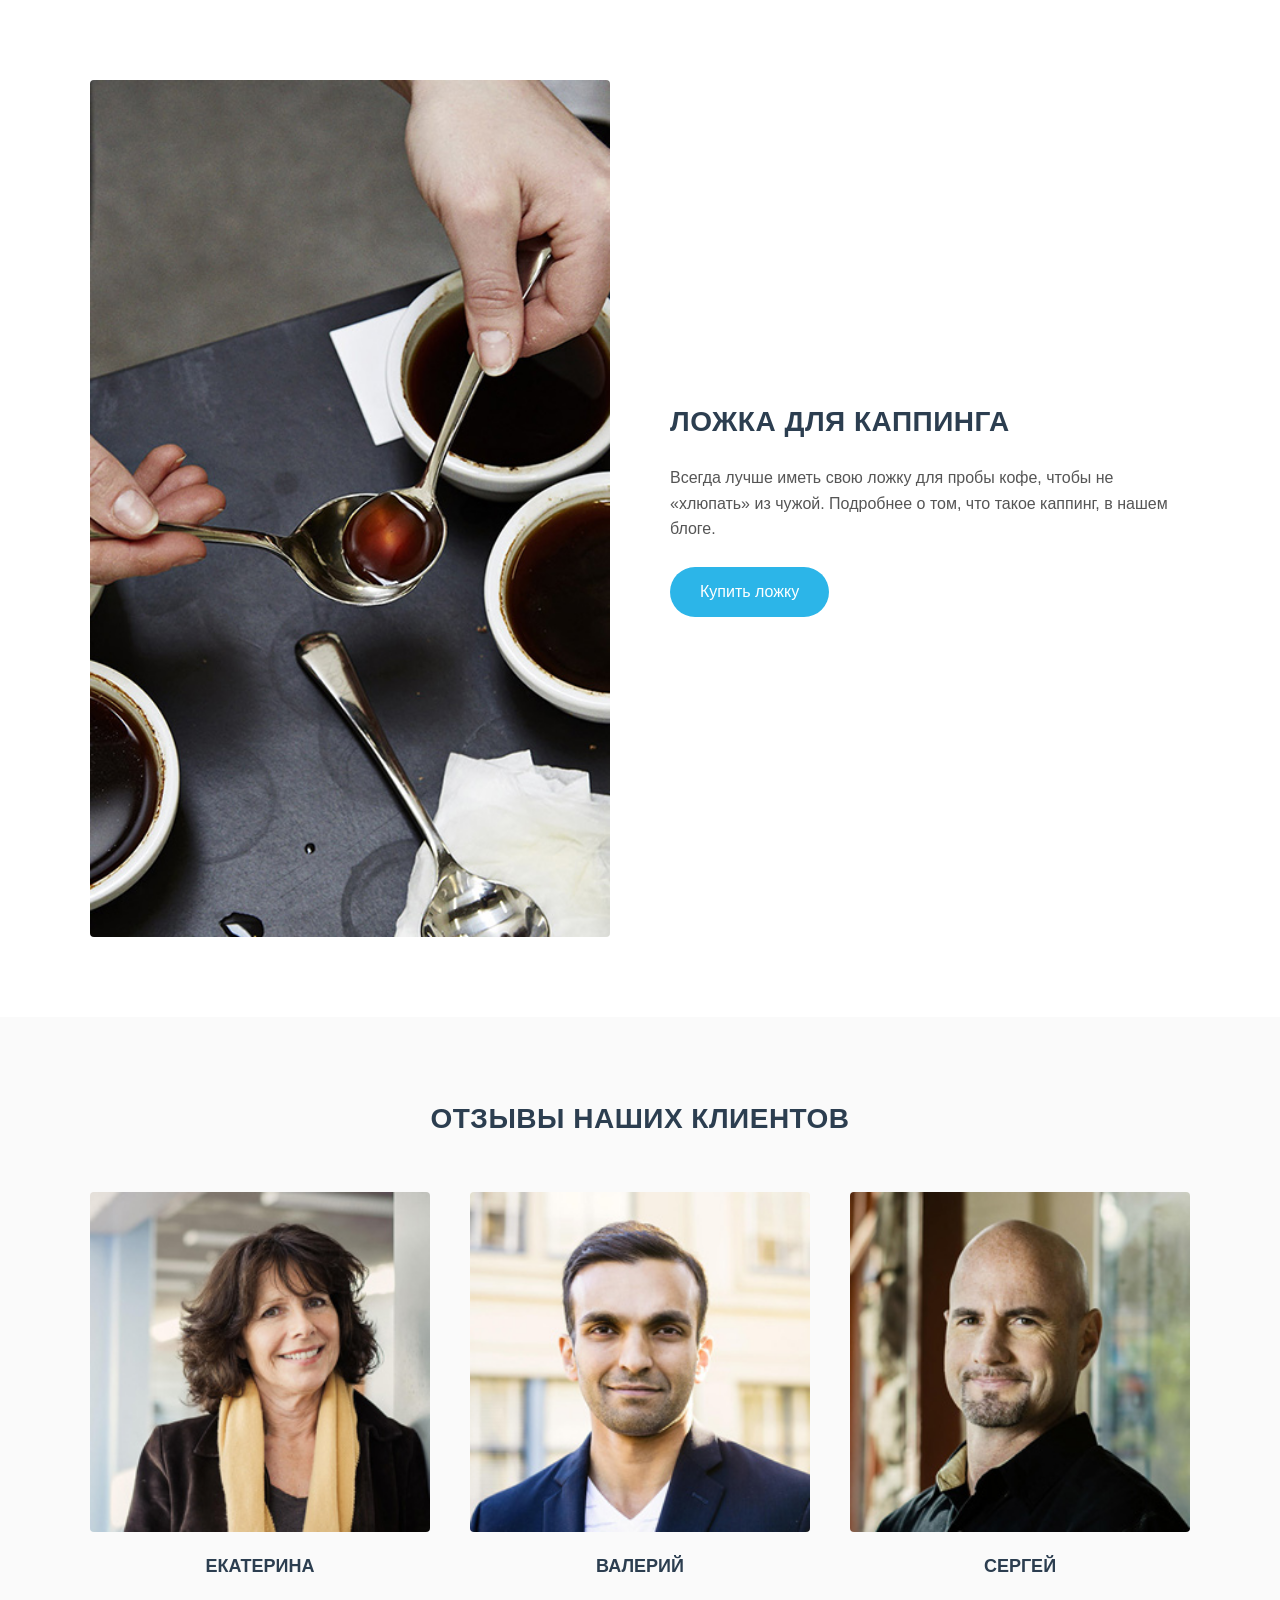
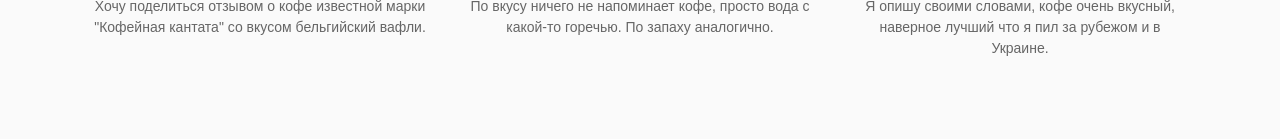
<file: Лаб12/index.html>
<!DOCTYPE html>
<html lang="ru">
<head>
    <meta charset="UTF-8">
    <meta name="viewport" content="width=device-width, initial-scale=1.0">
    <title>Кофейная подписка</title>
    <style>
        * {
            box-sizing: border-box;
            margin: 0;
            padding: 0;
        }

        body {
            font-family: 'Roboto', 'Arial', sans-serif;
            color: #2c3e50;
            line-height: 1.6;
            background-color: #ffffff;
        }

        .container {
            max-width: 1140px;
            margin: 0 auto;
            padding: 0 20px;
        }

        h2 {
            font-size: 28px;
            font-weight: 700;
            margin-bottom: 20px;
            text-transform: uppercase;
            letter-spacing: 0.5px;
        }

        /* Секция "Ложка для каппинга" */
        .cupping-section {
            padding: 80px 0;
        }

        .cupping-grid {
            display: flex;
            align-items: center;
            gap: 60px;
        }

        .cupping-image {
            flex: 1;
        }

        .cupping-image img {
            width: 100%;
            height: auto;
            display: block;
            border-radius: 4px;
            object-fit: cover;
        }

        .cupping-content {
            flex: 1;
        }

        .cupping-content p {
            font-size: 16px;
            color: #555;
            margin-bottom: 25px;
        }

        .btn-primary {
            display: inline-block;
            background-color: #2cb5e8;
            color: #ffffff;
            text-decoration: none;
            padding: 12px 30px;
            border-radius: 30px;
            font-weight: 500;
            transition: background-color 0.3s ease;
        }

        .btn-primary:hover {
            background-color: #1a9cc9;
        }

        /* Секция "Отзывы" */
        .testimonials-section {
            padding: 80px 0;
            background-color: #fafafa;
        }

        .section-title {
            text-align: center;
            margin-bottom: 50px;
        }

        .testimonials-grid {
            display: grid;
            grid-template-columns: repeat(3, 1fr);
            gap: 40px;
        }

        .testimonial-card {
            text-align: center;
        }

        .testimonial-photo {
            width: 100%;
            aspect-ratio: 1 / 1;
            margin-bottom: 20px;
            overflow: hidden;
            border-radius: 4px;
        }

        .testimonial-photo img {
            width: 100%;
            height: 100%;
            object-fit: cover;
            display: block;
        }

        .testimonial-card h3 {
            font-size: 18px;
            font-weight: 700;
            margin-bottom: 15px;
            text-transform: uppercase;
        }

        .testimonial-card p {
            font-size: 14px;
            color: #666;
            line-height: 1.5;
        }

        /* Адаптивность */
        @media (max-width: 900px) {
            .cupping-grid {
                flex-direction: column-reverse;
                gap: 30px;
            }
            .testimonials-grid {
                grid-template-columns: repeat(2, 1fr);
            }
        }

        @media (max-width: 600px) {
            .testimonials-grid {
                grid-template-columns: 1fr;
            }
            h2 {
                font-size: 24px;
            }
        }
    </style>
</head>
<body>

    <section class="cupping-section">
        <div class="container">
            <div class="cupping-grid">
                <div class="cupping-image">
                    <img src="spoon.jpg" alt="Ложка для каппинга в чашке кофе">
                </div>
                <div class="cupping-content">
                    <h2>Ложка для каппинга</h2>
                    <p>Всегда лучше иметь свою ложку для пробы кофе, чтобы не «хлюпать» из чужой. Подробнее о том, что такое каппинг, в нашем блоге.</p>
                    <a href="#" class="btn-primary">Купить ложку</a>
                </div>
            </div>
        </div>
    </section>

    <section class="testimonials-section">
        <div class="container">
            <h2 class="section-title">Отзывы наших клиентов</h2>
            <div class="testimonials-grid">
                
                <div class="testimonial-card">
                    <div class="testimonial-photo">
                        <img src="ekaterina.jpg" alt="Екатерина">
                    </div>
                    <h3>Екатерина</h3>
                    <p>Хочу поделиться отзывом о кофе известной марки "Кофейная кантата" со вкусом бельгийский вафли.</p>
                </div>

                <div class="testimonial-card">
                    <div class="testimonial-photo">
                        <img src="valery.jpg" alt="Валерий">
                    </div>
                    <h3>Валерий</h3>
                    <p>По вкусу ничего не напоминает кофе, просто вода с какой-то горечью. По запаху аналогично.</p>
                </div>

                <div class="testimonial-card">
                    <div class="testimonial-photo">
                        <img src="sergey.jpg" alt="Сергей">
                    </div>
                    <h3>Сергей</h3>
                    <p>Я опишу своими словами, кофе очень вкусный, наверное лучший что я пил за рубежом и в Украине.</p>
                </div>

            </div>
        </div>
    </section>

</body>
</html>
</file>
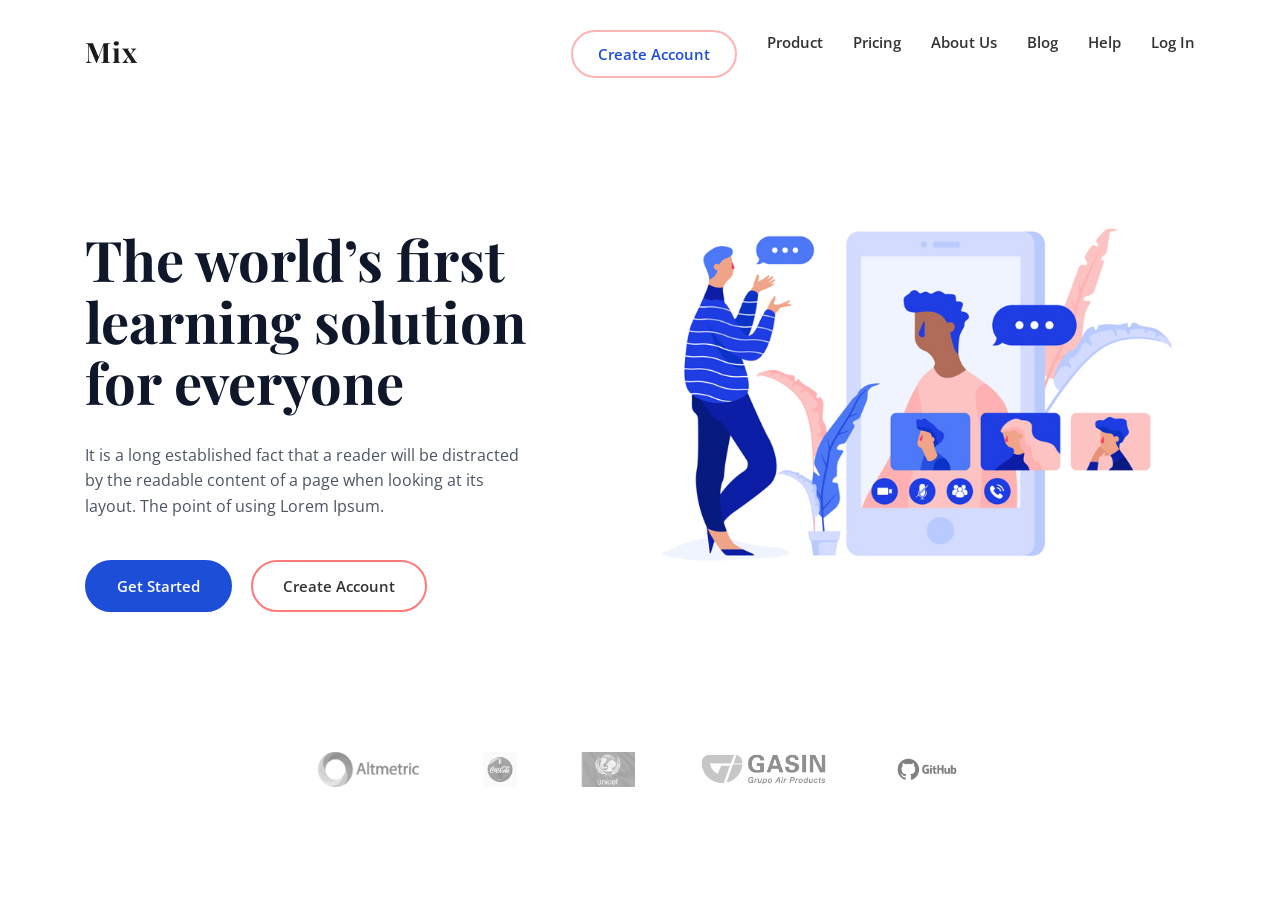
<file: Лаб13/index.html>
<!DOCTYPE html>
<html lang="en">
<head>
    <meta charset="UTF-8">
    <meta name="viewport" content="width=device-width, initial-scale=1.0">
    <title>Mix - Learning Solution</title>
    <link rel="preconnect" href="https://fonts.googleapis.com">
    <link rel="preconnect" href="https://fonts.gstatic.com" crossorigin>
    <link href="https://fonts.googleapis.com/css2?family=Open+Sans:wght@400;600&family=Playfair+Display:wght@700&display=swap" rel="stylesheet">
    <link rel="stylesheet" href="style.css">
</head>
<body>

    <header class="header clearfix">
        <div class="container">
            <div class="logo">Mix</div>
            <nav class="main-nav">
                <ul>
                    <li><a href="#">Product</a></li>
                    <li><a href="#">Pricing</a></li>
                    <li><a href="#">About Us</a></li>
                    <li><a href="#">Blog</a></li>
                    <li><a href="#">Help</a></li>
                    <li><a href="#">Log In</a></li>
                </ul>
            </nav>
            <a href="#" class="btn btn-outline header-btn">Create Account</a>
        </div>
    </header>

    <main class="hero clearfix">
        <div class="container">
            <div class="hero-content">
                <h1>The world’s first learning solution for everyone</h1>
                <p>It is a long established fact that a reader will be distracted by the readable content of a page when looking at its layout. The point of using Lorem Ipsum.</p>
                <div class="hero-buttons">
                    <a href="#" class="btn btn-primary">Get Started</a>
                    <a href="#" class="btn btn-outline btn-outline-red">Create Account</a>
                </div>
            </div>
            
            <div class="hero-image">
                <img src="images/hero-illustration.png" alt="Person using phone illustration">
            </div>
        </div>
    </main>

    <footer class="partners clearfix">
        <div class="container">
            <div class="partners-list clearfix">
                <div class="partner-item"><img src="images/altmetric.png" alt="Altmetric"></div>
                <div class="partner-item"><img src="images/coca-cola.png" alt="Coca-Cola"></div>
                <div class="partner-item"><img src="images/unicef.png" alt="UNICEF"></div>
                <div class="partner-item"><img src="images/gasin.png" alt="GASIN"></div>
                <div class="partner-item"><img src="images/github.png" alt="GitHub"></div>
            </div>
        </div>
    </footer>

</body>
</html>
</file>
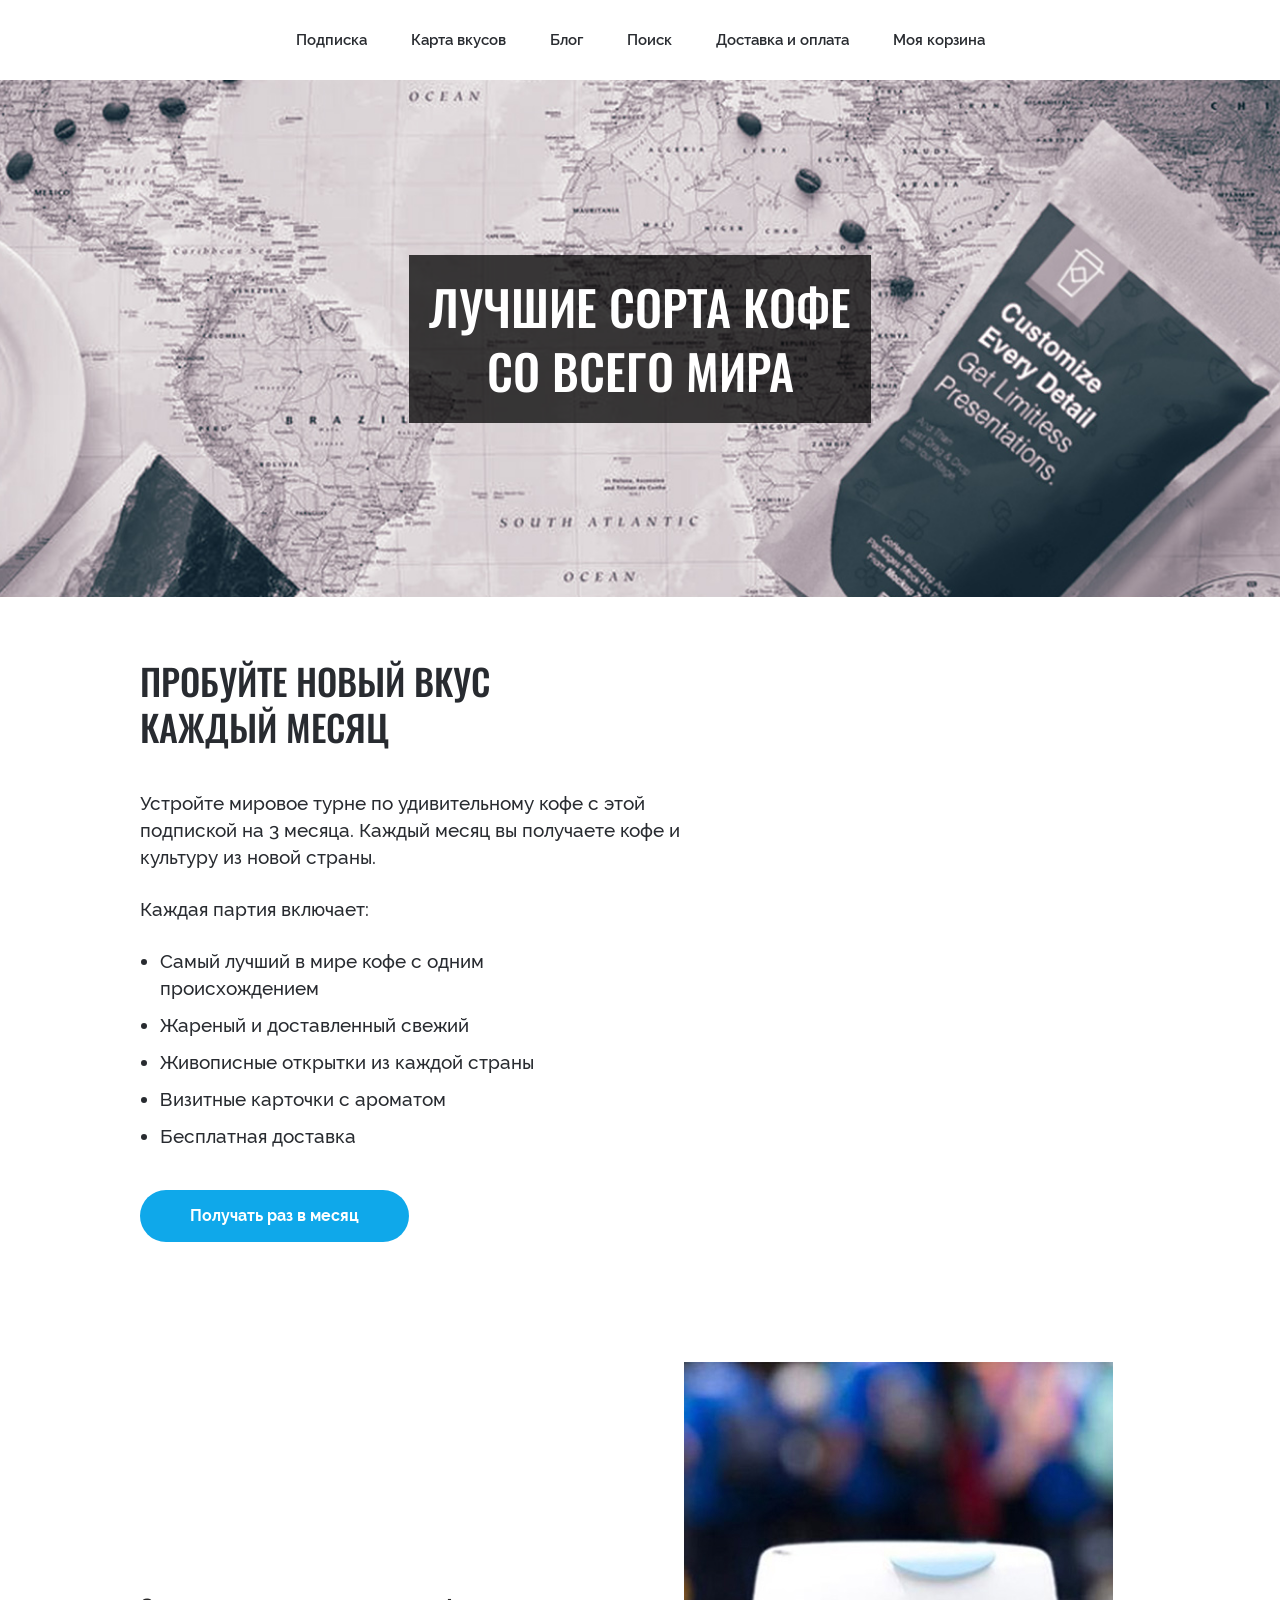
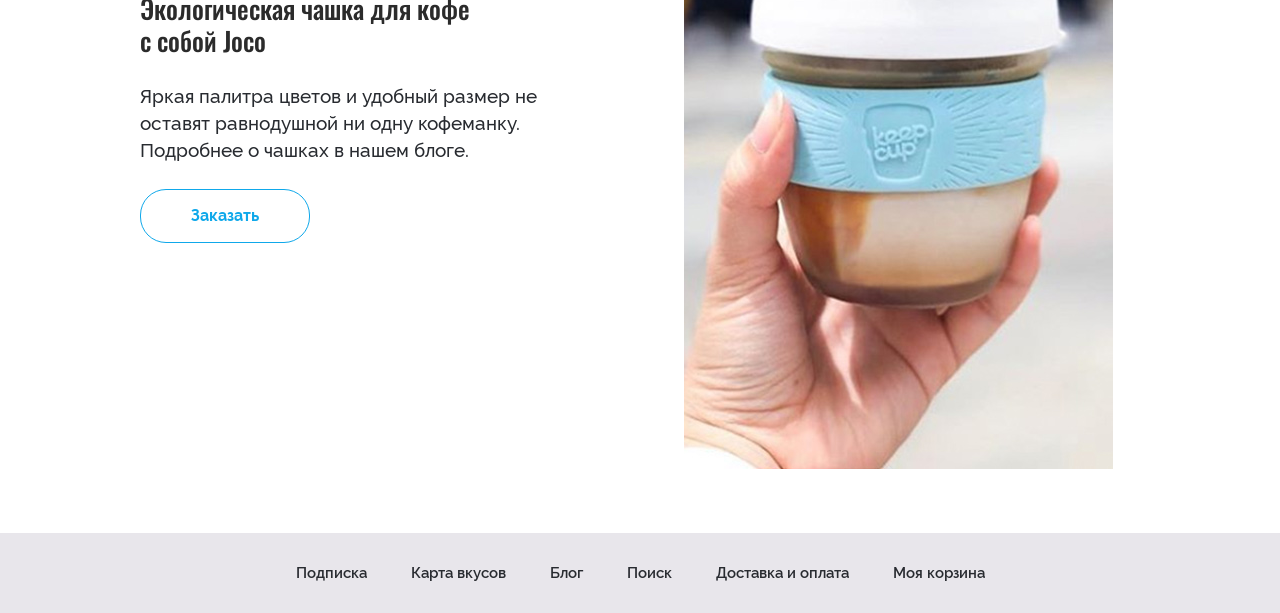
<file: Лаб16/index.html>
<!DOCTYPE html>
<html>
    <head>
        <meta charset="utf-8">
        <title>Coffee Page</title>
        <link href="css/style.css" rel="stylesheet">
        <link href="https://fonts.googleapis.com/css?family=Oswald:500&display=swap&subset=cyrillic" rel="stylesheet">
    </head>
    <body>
        <div class="top_menu">
            <ul class="menu">
                <li class="menu_item">
                    <a href="#" class="menu_link">Подписка</a>
                </li>
                <li class="menu_item">
                    <a href="#" class="menu_link">Карта вкусов</a>
                </li>
                <li class="menu_item">
                    <a href="#" class="menu_link">Блог</a>
                </li>
                <li class="menu_item">
                    <a href="#" class="menu_link">Поиск</a>
                </li>
                <li class="menu_item">
                    <a href="#" class="menu_link">Доставка и оплата</a>
                </li>
                <li class="menu_item">
                    <a href="#" class="menu_link">Моя корзина</a>
                </li>
            </ul>
        </div>
        <div class="top_block_wrapper">
            <div class="top_block_title_wrapper">
                <h1 class="top_block_title">
                    Лучшие сорта кофе<br>со всего мира
                </h1>
            </div>
        </div>
        <div class="content_wrapper">
            <h2 class="content_title">Пробуйте новый вкус<br>каждый месяц</h2>
            <p class="text">
                Устройте мировое турне по удивительному кофе с этой подпиской на 3 месяца. Каждый месяц вы получаете кофе и культуру из новой страны.
            </p>
            <p class="text">
                Каждая партия включает:
            </p>
            <ul class="content_list">
                <li class="content_list_item">Самый лучший в мире кофе с одним происхождением</li>
                <li class="content_list_item">Жареный и доставленный свежий</li>
                <li class="content_list_item">Живописные открытки из каждой страны</li>
                <li class="content_list_item">Визитные карточки с ароматом</li>
                <li class="content_list_item">Бесплатная доставка</li>
            </ul>
            <a href="#" class="order_button" id="order_button">Получать раз в месяц</a>
        </div>
        <div class="content_wrapper" id="goodsBlock">
            <div class="order_text_wrapper">
                <h3 class="order_title">Экологическая чашка для кофе с собой Joco</h3>
                <p class="text">
                    Яркая палитра цветов и удобный размер не оставят равнодушной ни одну кофеманку. Подробнее о чашках в нашем блоге.
                </p>
                <a href="#" class="button_light">Заказать</a>
            </div>
            <div class="order_picture_wrapper">
                <img src="images/coffee.jpg" alt="Coffee">
            </div>
        </div>
        <div class="bottom_menu">
            <ul class="menu">
                <li class="menu_item">
                    <a href="#" class="menu_link">Подписка</a>
                </li>
                <li class="menu_item">
                    <a href="#" class="menu_link">Карта вкусов</a>
                </li>
                <li class="menu_item">
                    <a href="#" class="menu_link">Блог</a>
                </li>
                <li class="menu_item">
                    <a href="#" class="menu_link">Поиск</a>
                </li>
                <li class="menu_item">
                    <a href="#" class="menu_link">Доставка и оплата</a>
                </li>
                <li class="menu_item">
                    <a href="#" class="menu_link">Моя корзина</a>
                </li>
            </ul>
        </div>
        <script src="app.js"></script>
    </body>
</html>
</file>
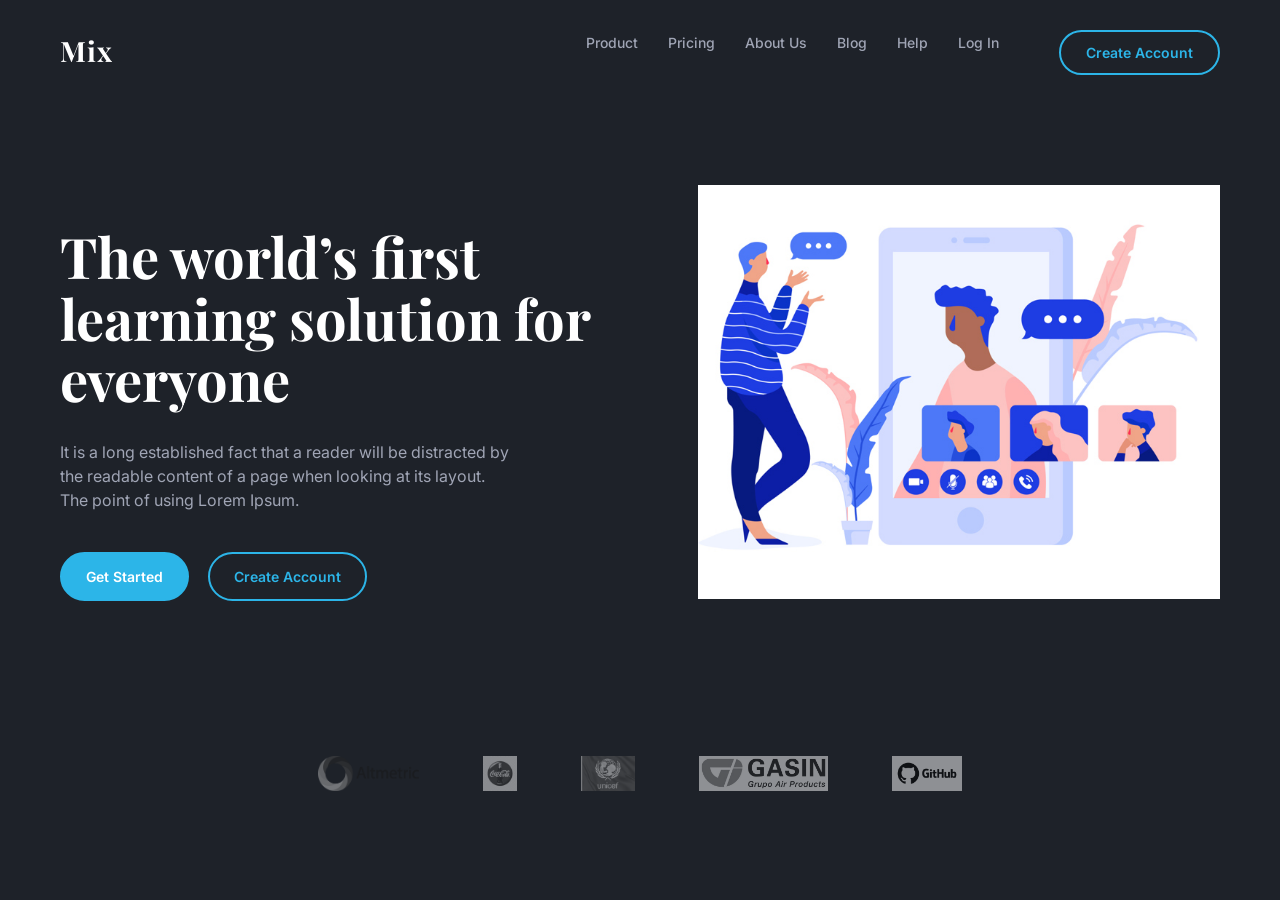
<file: Лаб17/index.html>
<!DOCTYPE html>
<html lang="ru">
<head>
    <meta charset="UTF-8">
    <meta name="viewport" content="width=device-width, initial-scale=1.0">
    <title>Mix - Learning Solution</title>
    <link href="https://fonts.googleapis.com/css2?family=Inter:wght@400;500;600&family=Playfair+Display:wght@700&display=swap" rel="stylesheet">
    <link rel="stylesheet" href="style.css">
</head>
<body>

    <header class="header clearfix">
        <div class="container">
            <div class="logo">Mix</div>
            <nav class="main-nav clearfix">
                <ul>
                    <li><a href="#">Product</a></li>
                    <li><a href="#">Pricing</a></li>
                    <li><a href="#">About Us</a></li>
                    <li><a href="#">Blog</a></li>
                    <li><a href="#">Help</a></li>
                    <li><a href="#">Log In</a></li>
                </ul>
                <a href="#" class="btn btn-outline header-btn">Create Account</a>
            </nav>
        </div>
    </header>

    <main class="hero clearfix">
        <div class="container">
            <div class="hero-content">
                <h1>The world’s first learning solution for everyone</h1>
                <p>It is a long established fact that a reader will be distracted by the readable content of a page when looking at its layout. The point of using Lorem Ipsum.</p>
                <div class="hero-buttons clearfix">
                    <a href="#" class="btn btn-primary">Get Started</a>
                    <a href="#" class="btn btn-outline">Create Account</a>
                </div>
            </div>
            
            <div class="hero-image">
                <img src="images/hero-illustration.png" alt="Learning illustration">
            </div>
        </div>
    </main>

    <footer class="partners clearfix">
        <div class="container">
            <div class="partners-list">
                <div class="partner-item"><img src="images/altmetric.png" alt="Altmetric"></div>
                <div class="partner-item"><img src="images/coca-cola.png" alt="Coca-Cola"></div>
                <div class="partner-item"><img src="images/unicef.png" alt="UNICEF"></div>
                <div class="partner-item"><img src="images/gasin.png" alt="GASIN"></div>
                <div class="partner-item"><img src="images/github.png" alt="GitHub"></div>
            </div>
        </div>
    </footer>

    <script src="promo.js"></script>
</body>
</html>
</file>
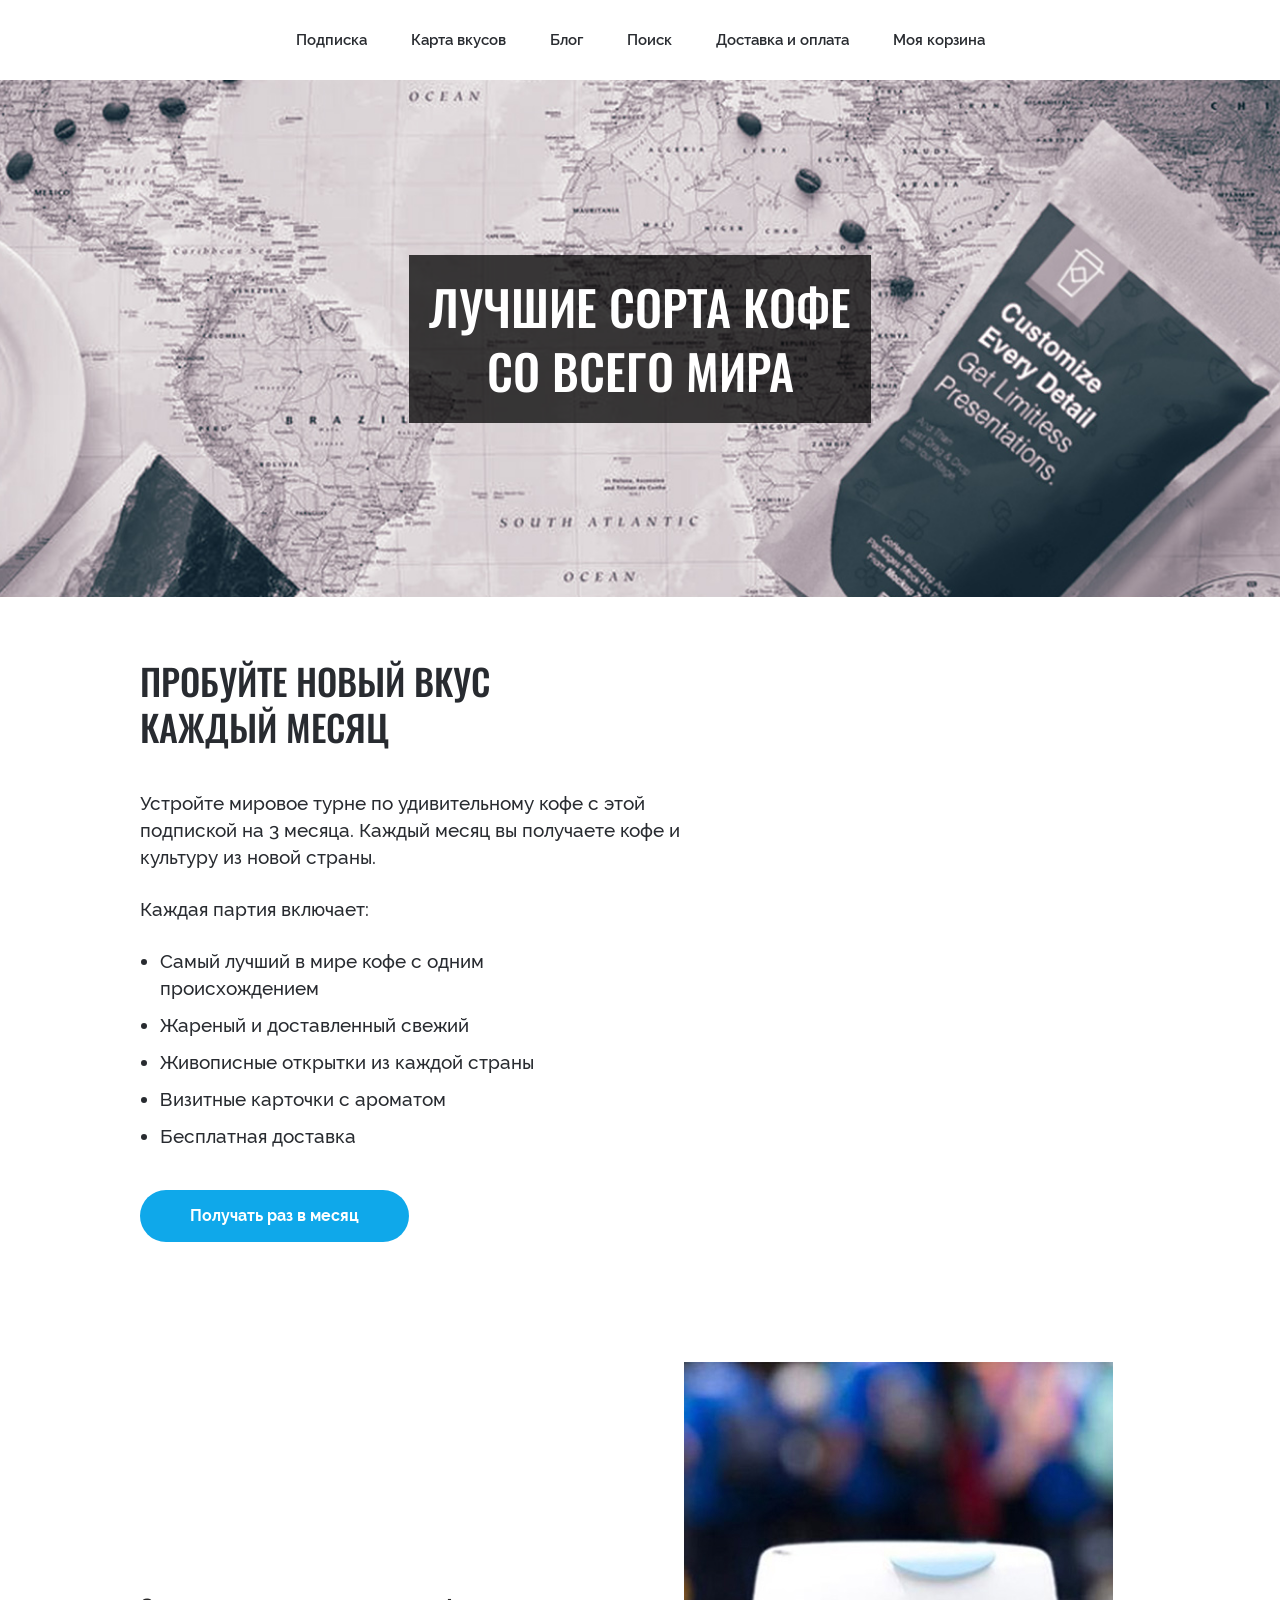
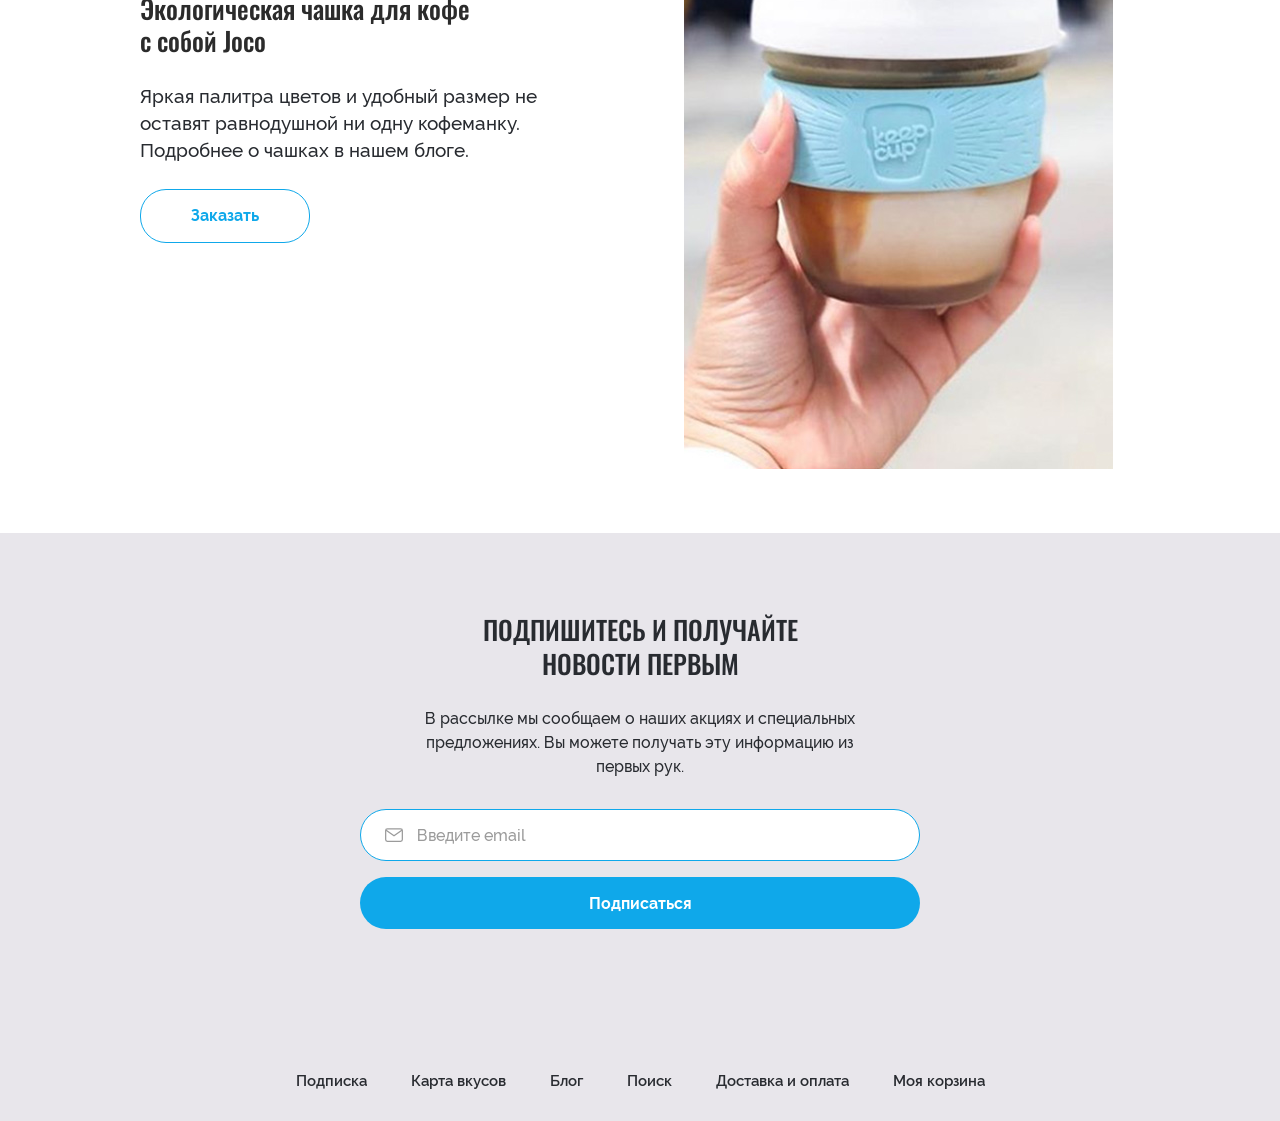
<file: Лаб19/index.html>
<!DOCTYPE html>
<html>
    <head>
        <meta charset="utf-8">
        <title>Coffee Page</title>
        <link href="css/style.css" rel="stylesheet">
        <link href="https://fonts.googleapis.com/css?family=Oswald:500&display=swap&subset=cyrillic" rel="stylesheet">
    </head>
    <body>
        <div class="top_menu">
            <ul class="menu">
                <li class="menu_item">
                    <a href="#" class="menu_link">Подписка</a>
                </li>
                <li class="menu_item">
                    <a href="#" class="menu_link">Карта вкусов</a>
                </li>
                <li class="menu_item">
                    <a href="#" class="menu_link">Блог</a>
                </li>
                <li class="menu_item">
                    <a href="#" class="menu_link">Поиск</a>
                </li>
                <li class="menu_item">
                    <a href="#" class="menu_link">Доставка и оплата</a>
                </li>
                <li class="menu_item">
                    <a href="#" class="menu_link">Моя корзина</a>
                </li>
            </ul>
        </div>

        <div class="top_block_wrapper">
            <div class="top_block_title_wrapper">
                <h1 class="top_block_title">
                    Лучшие сорта кофе<br>со всего мира
                </h1>
            </div>
        </div>

        <div class="content_wrapper">
            <h2 class="content_title">Пробуйте новый вкус<br>каждый месяц</h2>
            <p class="text">
                Устройте мировое турне по удивительному кофе с этой подпиской на 3 месяца. Каждый месяц вы получаете кофе и культуру из новой страны.
            </p>
            <p class="text">
                Каждая партия включает:
            </p>
            <ul class="content_list">
                <li class="content_list_item">Самый лучший в мире кофе с одним происхождением</li>
                <li class="content_list_item">Жареный и доставленный свежий</li>
                <li class="content_list_item">Живописные открытки из каждой страны</li>
                <li class="content_list_item">Визитные карточки с ароматом</li>
                <li class="content_list_item">Бесплатная доставка</li>
            </ul>
            <a href="#" class="order_button">Получать раз в месяц</a>
        </div>

        <div class="content_wrapper" id="goodsBlock">
            <div class="order_text_wrapper">
                <h3 class="order_title">Экологическая чашка для кофе с собой Joco</h3>
                <p class="text">
                    Яркая палитра цветов и удобный размер не оставят равнодушной ни одну кофеманку. Подробнее о чашках в нашем блоге.
                </p>
                <a href="#" class="button_light">Заказать</a>
            </div>
            <div class="order_picture_wrapper">
                <img src="images/coffee.jpg" alt="Coffee">
            </div>
        </div>

        <div class="subscribe_block">
            <div class="subscribe_wrapper">
                <h2 class="subscribe_title">Подпишитесь и получайте<br>новости первым</h2>
                <p class="subscribe_text">
                    В рассылке мы сообщаем о наших акциях и специальных предложениях. Вы можете получать эту информацию из первых рук.
                </p>
                <form class="subscribe_form" id="subscribeForm" novalidate>
                    <div class="subscribe_input_wrapper">
                        <svg class="subscribe_icon" width="20" height="20" viewBox="0 0 24 24"
                             fill="none" xmlns="http://www.w3.org/2000/svg" aria-hidden="true">
                            <rect x="2" y="4.5" width="20" height="15" rx="2"
                                  stroke="#9b9b9b" stroke-width="1.5"/>
                            <path d="M3 6.5L12 13L21 6.5"
                                  stroke="#9b9b9b" stroke-width="1.5"
                                  stroke-linecap="round" stroke-linejoin="round"/>
                        </svg>
                        <input type="email"
                               class="subscribe_input"
                               name="email"
                               placeholder="Введите email"
                               autocomplete="email"
                               required>
                    </div>
                    <button type="submit" class="subscribe_button">Подписаться</button>
                    <p class="subscribe_message" id="subscribeMessage" role="status"></p>
                </form>
            </div>
        </div>

        <div class="bottom_menu">
            <ul class="menu">
                <li class="menu_item">
                    <a href="#" class="menu_link">Подписка</a>
                </li>
                <li class="menu_item">
                    <a href="#" class="menu_link">Карта вкусов</a>
                </li>
                <li class="menu_item">
                    <a href="#" class="menu_link">Блог</a>
                </li>
                <li class="menu_item">
                    <a href="#" class="menu_link">Поиск</a>
                </li>
                <li class="menu_item">
                    <a href="#" class="menu_link">Доставка и оплата</a>
                </li>
                <li class="menu_item">
                    <a href="#" class="menu_link">Моя корзина</a>
                </li>
            </ul>
        </div>

        <script src="js/app.js"></script>
    </body>
</html>
</file>
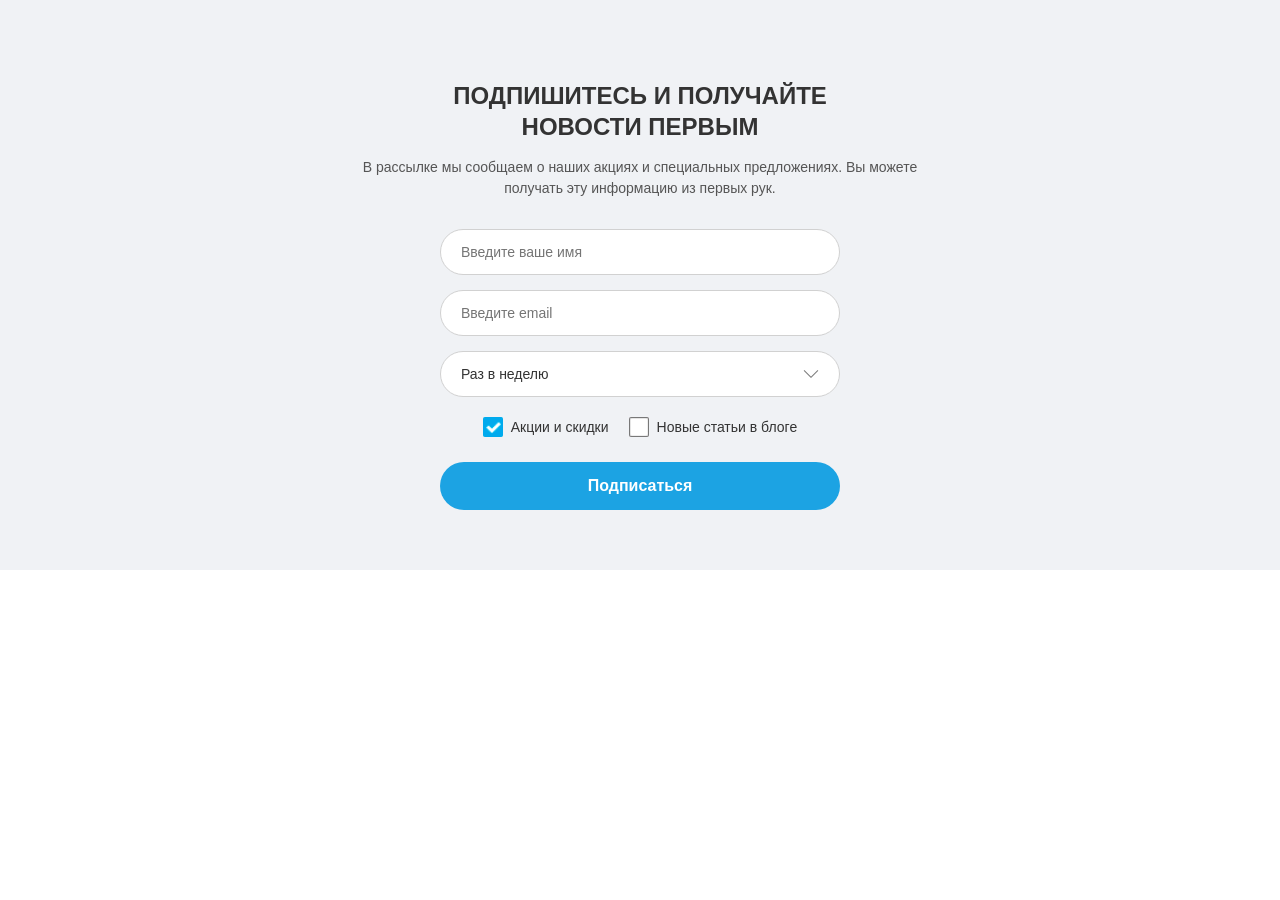
<file: Лаб20/index.html>
<!DOCTYPE html>
<html lang="ru">
<head>
<meta charset="UTF-8">
<meta name="viewport" content="width=device-width, initial-scale=1.0">
<title>Форма подписки Coffee Market</title>
<style>
  body {
    margin: 0;
    font-family: -apple-system, BlinkMacSystemFont, "Segoe UI", Roboto, Helvetica, Arial, sans-serif;
    background-color: #ffffff;
  }

  .subscription-section {
    background-color: #f0f2f5;
    padding: 60px 20px;
    text-align: center;
  }

  .subscription-container {
    max-width: 600px;
    margin: 0 auto;
  }

  .subscription-title {
    font-size: 24px;
    font-weight: 700;
    color: #333333;
    margin-bottom: 15px;
    text-transform: uppercase;
    line-height: 1.3;
  }

  .subscription-subtitle {
    font-size: 14px;
    color: #555555;
    margin-bottom: 30px;
    line-height: 1.5;
  }

  .subscription-form {
    display: flex;
    flex-direction: column;
    align-items: center;
    max-width: 400px;
    margin: 0 auto;
  }

  .form-input {
    width: 100%;
    padding: 14px 20px;
    margin-bottom: 15px;
    border: 1px solid #d1d1d1;
    border-radius: 25px;
    font-size: 14px;
    box-sizing: border-box;
    outline: none;
    transition: border-color 0.3s;
    cursor: pointer;
  }

  .form-input:focus {
    border-color: #1ca3e3;
  }

  .select-wrapper {
    position: relative;
    width: 100%;
    margin-bottom: 20px;
  }

  .form-select {
    width: 100%;
    padding: 14px 20px;
    border: 1px solid #d1d1d1;
    border-radius: 25px;
    font-size: 14px;
    background-color: #ffffff;
    appearance: none;
    -webkit-appearance: none;
    -moz-appearance: none;
    outline: none;
    cursor: pointer;
    color: #333;
    background-image: url('images/arrow-down.png');
    background-repeat: no-repeat;
    background-position: right 20px center;
    background-size: 16px;
  }

  .checkbox-group {
    display: flex;
    justify-content: center;
    gap: 20px;
    margin-bottom: 25px;
    width: 100%;
  }

  .custom-checkbox {
    display: flex;
    align-items: center;
    font-size: 14px;
    color: #333333;
    cursor: pointer;
    user-select: none;
  }

  .custom-checkbox input {
    position: absolute;
    opacity: 0;
    cursor: pointer;
    height: 0;
    width: 0;
  }

  .checkmark {
    height: 20px;
    width: 20px;
    display: inline-block;
    margin-right: 8px;
    background-image: url('images/checkbox-empty.png');
    background-size: contain;
    background-repeat: no-repeat;
    background-position: center;
  }

  .custom-checkbox input:checked ~ .checkmark {
    background-image: url('images/checkbox-checked.png');
  }

  .submit-btn {
    width: 100%;
    padding: 15px 20px;
    background-color: #1ca3e3;
    color: #ffffff;
    border: none;
    border-radius: 25px;
    font-size: 16px;
    font-weight: 600;
    cursor: pointer;
    transition: background-color 0.3s;
  }

  .submit-btn:hover {
    background-color: #158bc2;
  }

  @media (max-width: 480px) {
    .checkbox-group {
      flex-direction: column;
      align-items: flex-start;
      padding-left: 20px;
    }
  }
</style>
</head>
<body>

<section class="subscription-section">
  <div class="subscription-container">
    <h2 class="subscription-title">Подпишитесь и получайте<br>новости первым</h2>
    <p class="subscription-subtitle">В рассылке мы сообщаем о наших акциях и специальных предложениях. Вы можете получать эту информацию из первых рук.</p>
    
    <form class="subscription-form" action="#" method="POST">
      <input type="text" class="form-input" placeholder="Введите ваше имя" required>
      <input type="email" class="form-input" placeholder="Введите email" required>
      
      <div class="select-wrapper">
        <select class="form-select" name="frequency">
          <option value="weekly">Раз в неделю</option>
          <option value="monthly">Раз в месяц</option>
        </select>
      </div>
      
      <div class="checkbox-group">
        <label class="custom-checkbox">
          <input type="checkbox" name="topics" value="promo" checked>
          <span class="checkmark"></span>
          Акции и скидки
        </label>
        <label class="custom-checkbox">
          <input type="checkbox" name="topics" value="blog">
          <span class="checkmark"></span>
          Новые статьи в блоге
        </label>
      </div>
      
      <button type="submit" class="submit-btn">Подписаться</button>
    </form>
  </div>
</section>

</body>
</html>
</file>
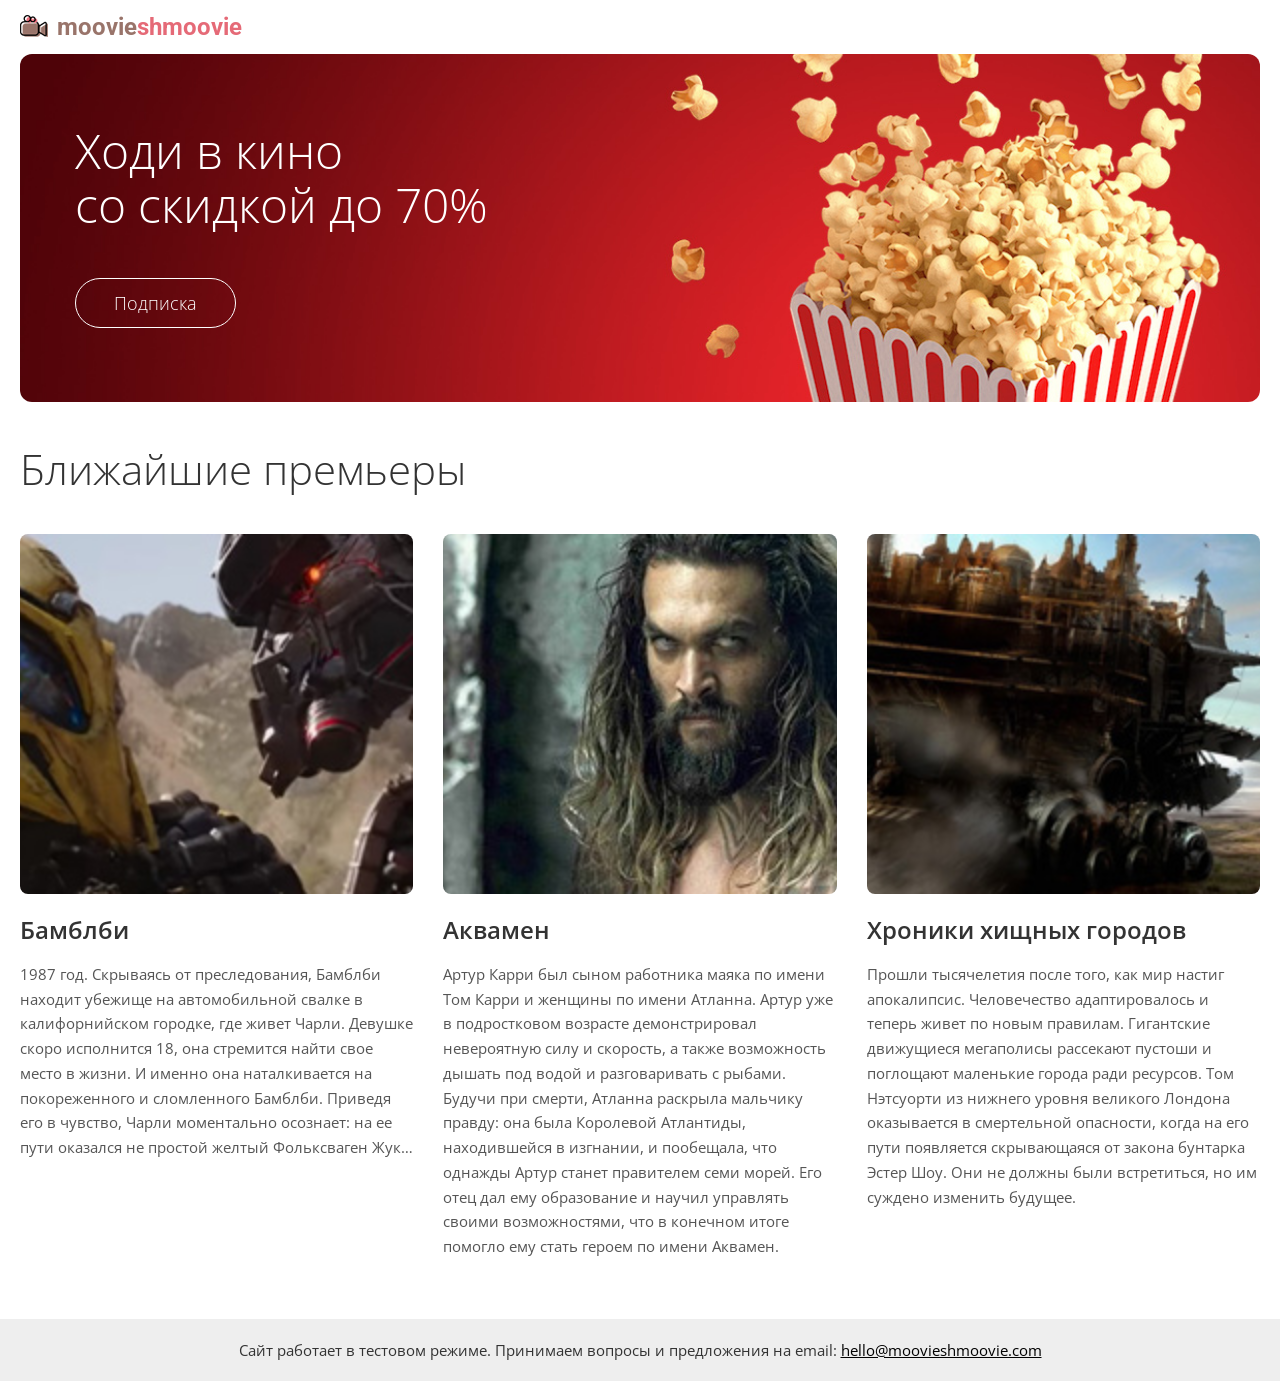
<file: Лаб21/index.html>
<!DOCTYPE html>
<html>
    <head>
        <meta charset="utf-8">
        <meta name="viewport" content="width=device-width, initial-scale=1">
        <link href="css/style.css" rel="stylesheet">
        <link href="https://fonts.googleapis.com/css?family=Open+Sans:300,400,600|Roboto:700&amp;subset=cyrillic" rel="stylesheet">
    </head>
    <body>
        <div class="content_wrapper">
            <div class="topmenu">
                <div class="top_logo">
                    moovie<span class="secondary_color">shmoovie</span>
                </div>
            </div>
            <div class="top_block">
                <div class="promo_block">
                    <h1 class="promo_title">
                        Ходи в кино<br>
                        со скидкой до 70%
                    </h1>
                    <button class="promo_button">Подписка</button>
                </div>
            </div>
            <div class="main_wrapper">
                <h2 class="moovies_title">Ближайшие премьеры</h2>
                <div class="moovies_wrapper">
                    <div class="moovie_container">
                        <img class="moovie_poster" src="images/bumblebee.jpg" alt="Бамблби">
                        <h3 class="moovie_title">Бамблби</h3>
                        <p class="moovie_description">
                            1987 год. Скрываясь от преследования, Бамблби находит убежище на автомобильной свалке в калифорнийском городке, где живет Чарли. Девушке скоро исполнится 18, она стремится найти свое место в жизни. И именно она наталкивается на покореженного и сломленного Бамблби. Приведя его в чувство, Чарли моментально осознает: на ее пути оказался не простой желтый Фольксваген Жук…
                        </p>
                    </div>
                    <div class="moovie_container">
                        <img class="moovie_poster" src="images/aquaman.jpg" alt="Аквамен">
                        <h3 class="moovie_title">Аквамен</h3>
                        <p class="moovie_description">
                            Артур Карри был сыном работника маяка по имени Том Карри и женщины по имени Атланна. Артур уже в подростковом возрасте демонстрировал невероятную силу и скорость, а также возможность дышать под водой и разговаривать с рыбами. Будучи при смерти, Атланна раскрыла мальчику правду: она была Королевой Атлантиды, находившейся в изгнании, и пообещала, что однажды Артур станет правителем семи морей. Его отец дал ему образование и научил управлять своими возможностями, что в конечном итоге помогло ему стать героем по имени Аквамен.
                        </p>
                    </div>
                    <div class="moovie_container last">
                        <img class="moovie_poster" src="images/chronicles.jpg" alt="Хроники хищных городов">
                        <h3 class="moovie_title">Хроники хищных городов</h3>
                        <p class="moovie_description">
                            Прошли тысячелетия после того, как мир настиг апокалипсис. Человечество адаптировалось и теперь живет по новым правилам. Гигантские движущиеся мегаполисы рассекают пустоши и поглощают маленькие города ради ресурсов. Том Нэтсуорти из нижнего уровня великого Лондона оказывается в смертельной опасности, когда на его пути появляется скрывающаяся от закона бунтарка Эстер Шоу. Они не должны были встретиться, но им суждено изменить будущее.
                        </p>
                    </div>
                    <div class="clear"></div>
                </div>
            </div>
        </div>
        <div class="footer">
            <div class="footer_container">
              <p class="copyright">Сайт работает в тестовом режиме. Принимаем вопросы и предложения на email: <a href="mailto:hello@moovieshmoovie.com" class="footer_link">hello@moovieshmoovie.com</a></p>
            </div>
        </div>
    </body>
</html>
</file>
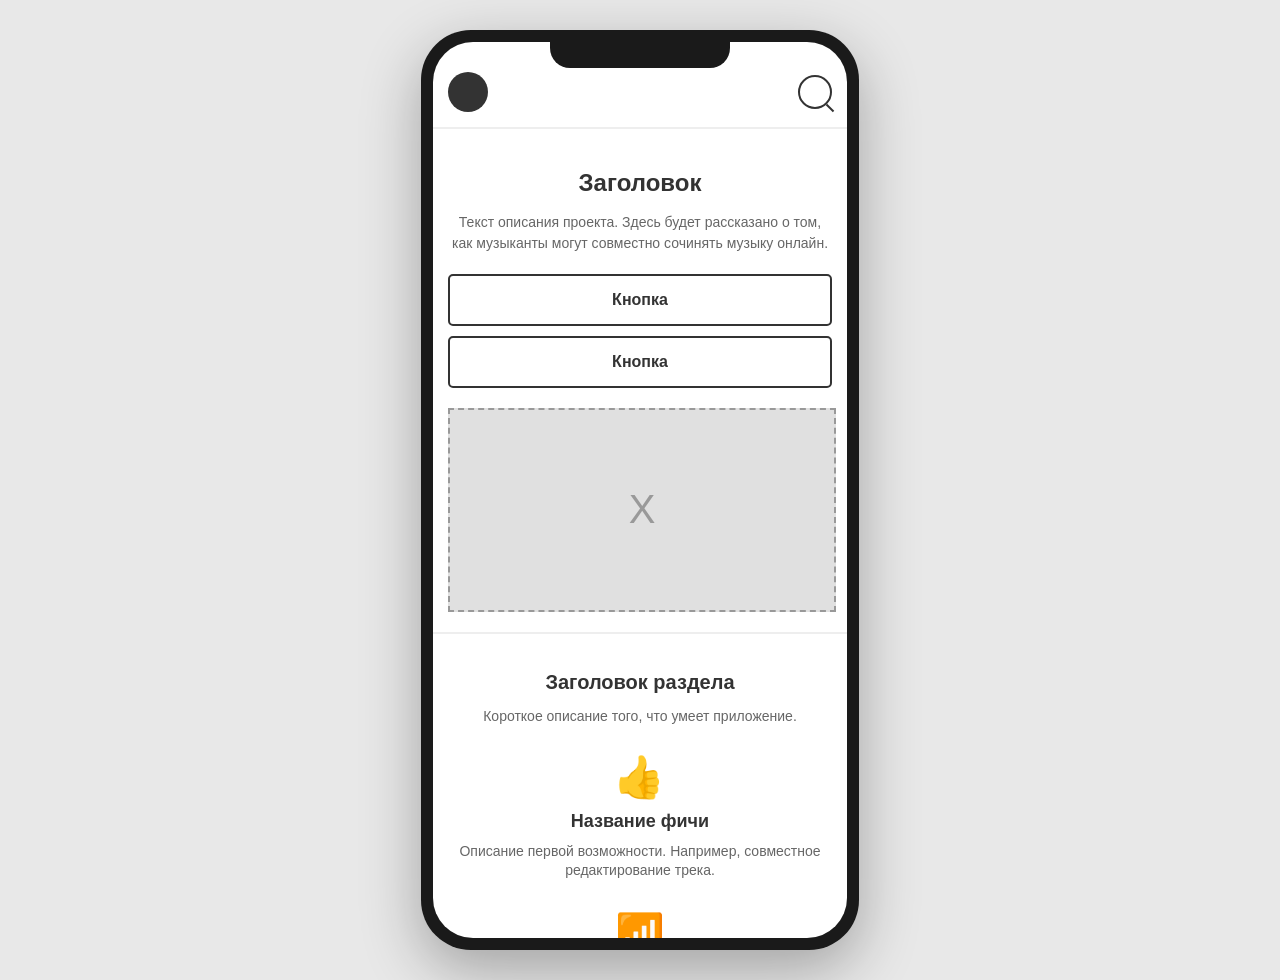
<file: Лаб23/index.html>
<!DOCTYPE html>
<html lang="ru">
<head>
    <meta charset="UTF-8">
    <meta name="viewport" content="width=device-width, initial-scale=1.0">
    <title>Мобильный прототип</title>
    <style>
        body {
            font-family: -apple-system, BlinkMacSystemFont, "Segoe UI", Roboto, Helvetica, Arial, sans-serif;
            margin: 0;
            padding: 30px 15px;
            background-color: #e8e8e8;
            color: #333;
            display: flex;
            justify-content: center;
        }
        .phone-frame {
            width: 414px;
            height: 896px;
            background: #1a1a1a;
            border-radius: 50px;
            padding: 12px;
            box-shadow: 0 20px 60px rgba(0,0,0,0.3);
            position: relative;
        }
        .phone-notch {
            position: absolute;
            top: 12px;
            left: 50%;
            transform: translateX(-50%);
            width: 180px;
            height: 26px;
            background: #1a1a1a;
            border-radius: 0 0 20px 20px;
            z-index: 10;
        }
        .phone-screen {
            width: 100%;
            height: 100%;
            background: #fff;
            border-radius: 40px;
            overflow-y: auto;
            overflow-x: hidden;
            position: relative;
        }
        .phone-screen::-webkit-scrollbar {
            width: 0;
        }
        header {
            display: flex;
            justify-content: space-between;
            align-items: center;
            padding: 30px 15px 15px 15px;
            border-bottom: 2px solid #eee;
        }
        .logo {
            width: 40px;
            height: 40px;
            background: #333;
            border-radius: 50%;
        }
        .search-icon {
            width: 30px;
            height: 30px;
            border: 2px solid #333;
            border-radius: 50%;
            position: relative;
        }
        .search-icon::after {
            content: '';
            position: absolute;
            width: 10px;
            height: 2px;
            background: #333;
            bottom: -2px;
            right: -5px;
            transform: rotate(45deg);
        }
        .hero {
            padding: 20px 15px;
            text-align: center;
        }
        .hero h1 {
            font-size: 24px;
            margin-bottom: 15px;
        }
        .hero p {
            font-size: 14px;
            color: #666;
            line-height: 1.5;
            margin-bottom: 20px;
        }
        .btn {
            display: block;
            width: 100%;
            padding: 15px;
            margin-bottom: 10px;
            background: #fff;
            border: 2px solid #333;
            border-radius: 5px;
            font-size: 16px;
            font-weight: bold;
            text-align: center;
            box-sizing: border-box;
        }
        .image-placeholder {
            width: 100%;
            height: 200px;
            background: #e0e0e0;
            border: 2px dashed #999;
            display: flex;
            align-items: center;
            justify-content: center;
            color: #999;
            font-size: 40px;
            margin-top: 20px;
        }
        .features {
            padding: 20px 15px;
            border-top: 2px solid #eee;
        }
        .features h2 {
            font-size: 20px;
            text-align: center;
            margin-bottom: 10px;
        }
        .features .intro-text {
            font-size: 14px;
            color: #666;
            text-align: center;
            margin-bottom: 30px;
        }
        .feature-item {
            text-align: center;
            margin-bottom: 30px;
        }
        .feature-icon {
            font-size: 40px;
            margin-bottom: 10px;
        }
        .feature-item h3 {
            font-size: 18px;
            margin: 0 0 10px 0;
        }
        .feature-item p {
            font-size: 14px;
            color: #666;
            margin: 0;
            line-height: 1.4;
        }
        footer {
            padding: 20px;
            background: #f9f9f9;
            text-align: center;
            font-size: 12px;
            color: #999;
            border-top: 2px solid #eee;
        }
        @media (max-width: 500px) {
            body {
                padding: 0;
                background: #fff;
            }
            .phone-frame {
                width: 100%;
                height: 100vh;
                border-radius: 0;
                padding: 0;
                box-shadow: none;
                background: #fff;
            }
            .phone-notch {
                display: none;
            }
            .phone-screen {
                border-radius: 0;
            }
        }
    </style>
</head>
<body>
    <div class="phone-frame">
        <div class="phone-notch"></div>
        <div class="phone-screen">
            <header>
                <div class="logo"></div>
                <div class="search-icon"></div>
            </header>

            <section class="hero">
                <h1>Заголовок</h1>
                <p>Текст описания проекта. Здесь будет рассказано о том, как музыканты могут совместно сочинять музыку онлайн.</p>
                <div class="btn">Кнопка</div>
                <div class="btn">Кнопка</div>
                <div class="image-placeholder">X</div>
            </section>

            <section class="features">
                <h2>Заголовок раздела</h2>
                <p class="intro-text">Короткое описание того, что умеет приложение.</p>

                <div class="feature-item">
                    <div class="feature-icon">👍</div>
                    <h3>Название фичи</h3>
                    <p>Описание первой возможности. Например, совместное редактирование трека.</p>
                </div>

                <div class="feature-item">
                    <div class="feature-icon">📶</div>
                    <h3>Название фичи</h3>
                    <p>Описание второй возможности. Например, онлайн-джем без задержек.</p>
                </div>

                <div class="feature-item">
                    <div class="feature-icon">👍</div>
                    <h3>Название фичи</h3>
                    <p>Описание третьей возможности. Например, библиотека сэмплов.</p>
                </div>
            </section>

            <footer>
                <p>© 2026 Music Startup. Все права защищены.</p>
            </footer>
        </div>
    </div>
</body>
</html>
</file>
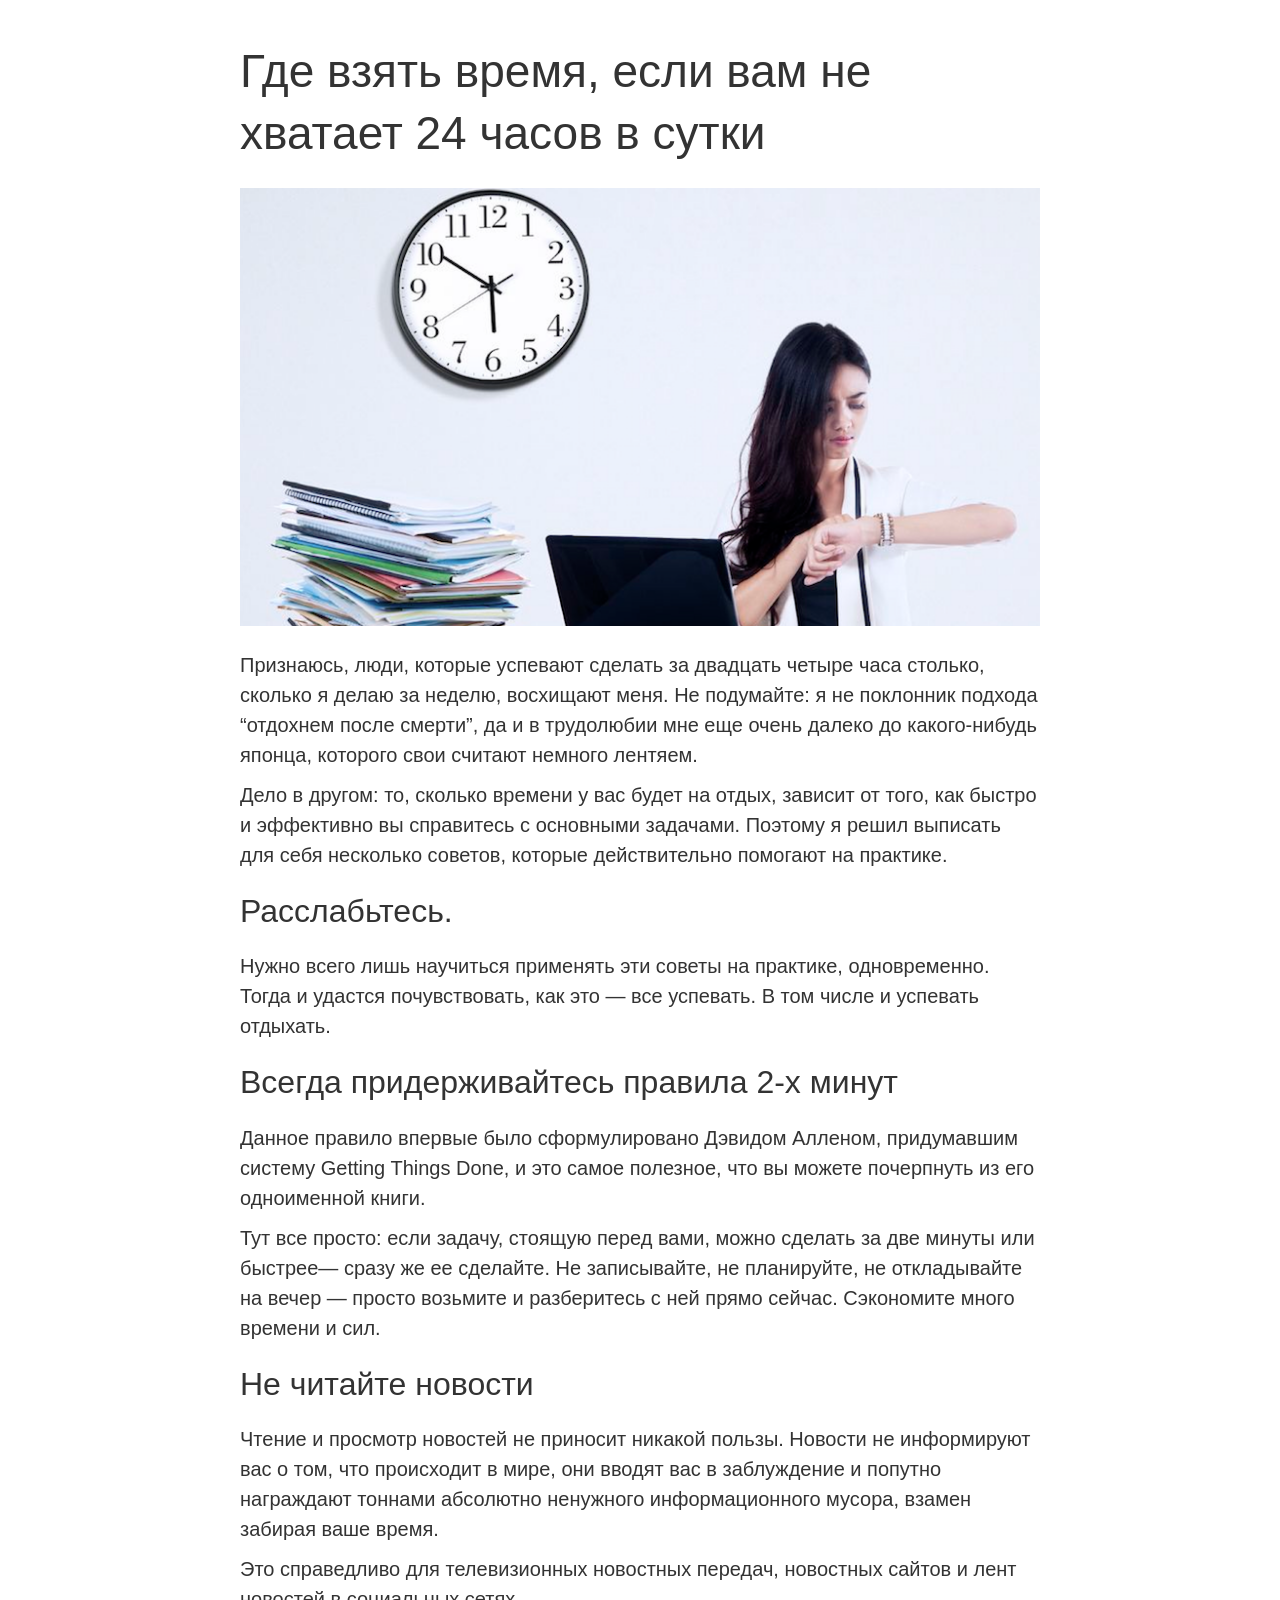
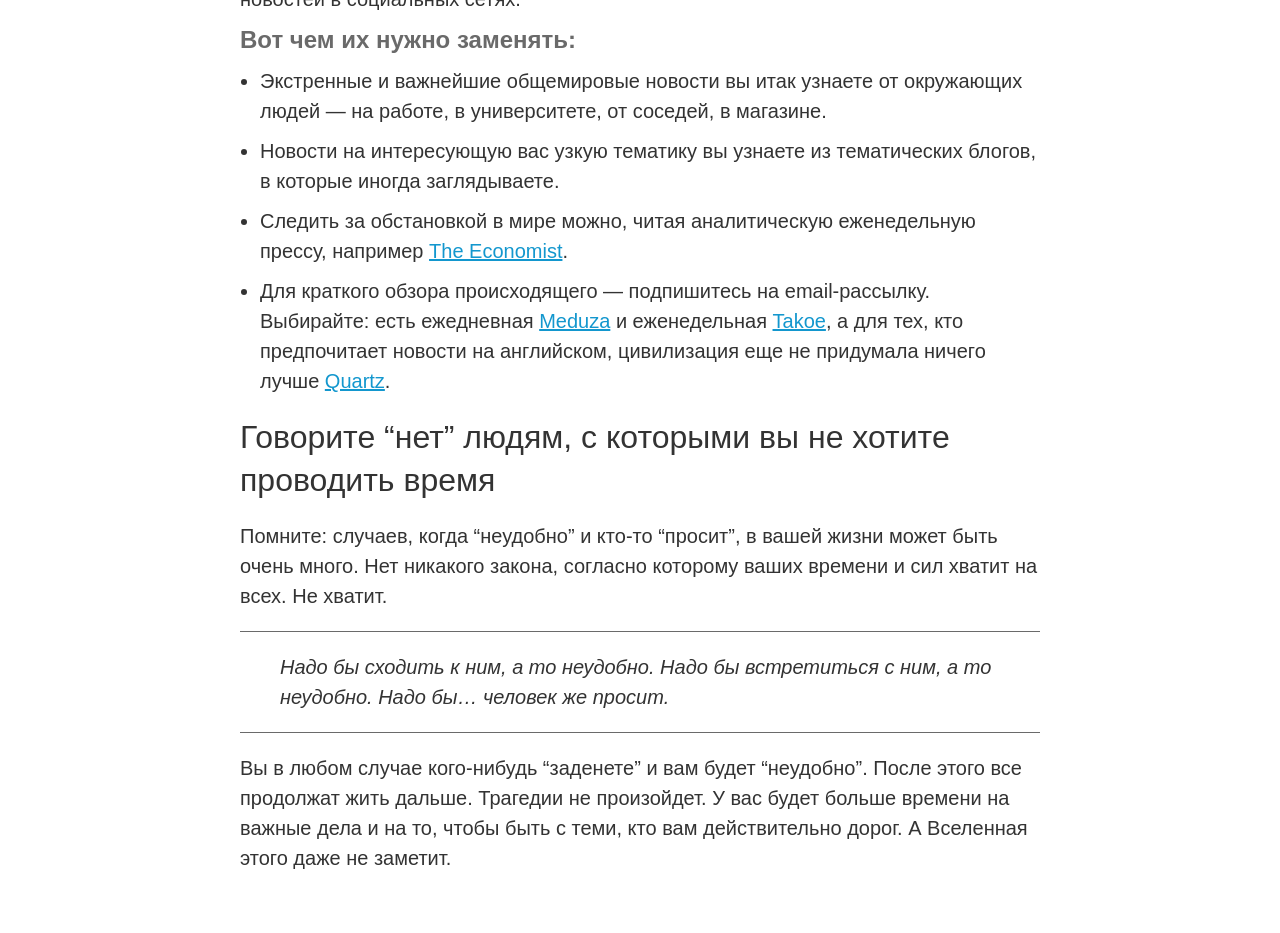
<file: Лаб2/lab2.html>
<!DOCTYPE html>
<html>
    <head>
        <meta charset="utf-8">
        <title>Где взять время, если вам не хватает 24 часов в сутки</title>
        <link href="css/style.css" rel="stylesheet">
    </head>
    <body class="article_wrapper">
        <div class="text_section">
            <h1 class="main_title">Где взять время, если вам не хватает 24 часов в сутки</h1>
            <img src="images/photo.png" alt="Работа и время" class="article_photo">
            <p class="text">
                Признаюсь, люди, которые успевают сделать за двадцать четыре часа столько, сколько я делаю за неделю, восхищают меня. Не подумайте: я не поклонник подхода “отдохнем после смерти”, да и в трудолюбии мне еще очень далеко до какого-нибудь японца, которого свои считают немного лентяем.
            </p>
            <p class="text">
                Дело в другом: то, сколько времени у вас будет на отдых, зависит от того, как быстро и эффективно вы справитесь с основными задачами. Поэтому я решил выписать для себя несколько советов, которые действительно помогают на практике.
            </p>
        </div>

        <div class="text_section">
            <h2 class="paragraph_title">Расслабьтесь.</h2>
            <p class="text">
                Нужно всего лишь научиться применять эти советы на практике, одновременно. Тогда и удастся почувствовать, как это — все успевать. В том числе и успевать отдыхать.
            </p>
        </div>

        <div class="text_section">
            <h2 class="paragraph_title">Всегда придерживайтесь правила 2-х минут</h2>
            <p class="text">
                Данное правило впервые было сформулировано Дэвидом Алленом, придумавшим систему Getting Things Done, и это самое полезное, что вы можете почерпнуть из его одноименной книги.
            </p>
            <p class="text">
                Тут все просто: если задачу, стоящую перед вами, можно сделать за две минуты или быстрее— сразу же ее сделайте. Не записывайте, не планируйте, не откладывайте на вечер — просто возьмите и разберитесь с ней прямо сейчас. Сэкономите много времени и сил.
            </p>
        </div>

        <div class="text_section">
            <h2 class="paragraph_title">Не читайте новости</h2>
            <p class="text">
                Чтение и просмотр новостей не приносит никакой пользы. Новости не информируют вас о том, что происходит в мире, они вводят вас в заблуждение и попутно награждают тоннами абсолютно ненужного информационного мусора, взамен забирая ваше время.
            </p>
            <p class="text">
                Это справедливо для телевизионных новостных передач, новостных сайтов и лент новостей в социальных сетях.
            </p>
            
            <h3 class="list_title">Вот чем их нужно заменять:</h3>
            <ul class="list">
                <li class="list_item">
                    Экстренные и важнейшие общемировые новости вы итак узнаете от окружающих людей — на работе, в университете, от соседей, в магазине.
                </li>
                <li class="list_item">
                    Новости на интересующую вас узкую тематику вы узнаете из тематических блогов, в которые иногда заглядываете.
                </li>
                <li class="list_item">
                    Следить за обстановкой в мире можно, читая аналитическую еженедельную прессу, например <a href="https://www.economist.com/" class="link">The Economist</a>.
                </li>
                <li class="list_item">
                    Для краткого обзора происходящего — подпишитесь на email-рассылку. Выбирайте: есть ежедневная <a href="https://meduza.io/" class="link">Meduza</a> и еженедельная <a href="http://takoe.co/" class="link">Takoe</a>, а для тех, кто предпочитает новости на английском, цивилизация еще не придумала ничего лучше <a href="https://qz.com/emails/daily-brief/" class="link">Quartz</a>.
                </li>
            </ul>
        </div>

        <div class="text_section">
            <h2 class="paragraph_title">Говорите “нет” людям, с которыми вы не хотите проводить время</h2>
            <p class="text">
                Помните: случаев, когда “неудобно” и кто-то “просит”, в вашей жизни может быть очень много. Нет никакого закона, согласно которому ваших времени и сил хватит на всех. Не хватит.
            </p>
            <blockquote class="quote">
                Надо бы сходить к ним, а то неудобно. Надо бы встретиться с ним, а то неудобно. Надо бы… человек же просит.
            </blockquote>
            <p class="text">
                Вы в любом случае кого-нибудь “заденете” и вам будет “неудобно”. После этого все продолжат жить дальше. Трагедии не произойдет. У вас будет больше времени на важные дела и на то, чтобы быть с теми, кто вам действительно дорог. А Вселенная этого даже не заметит.
            </p>
        </div>
    </body>
</html>
</file>
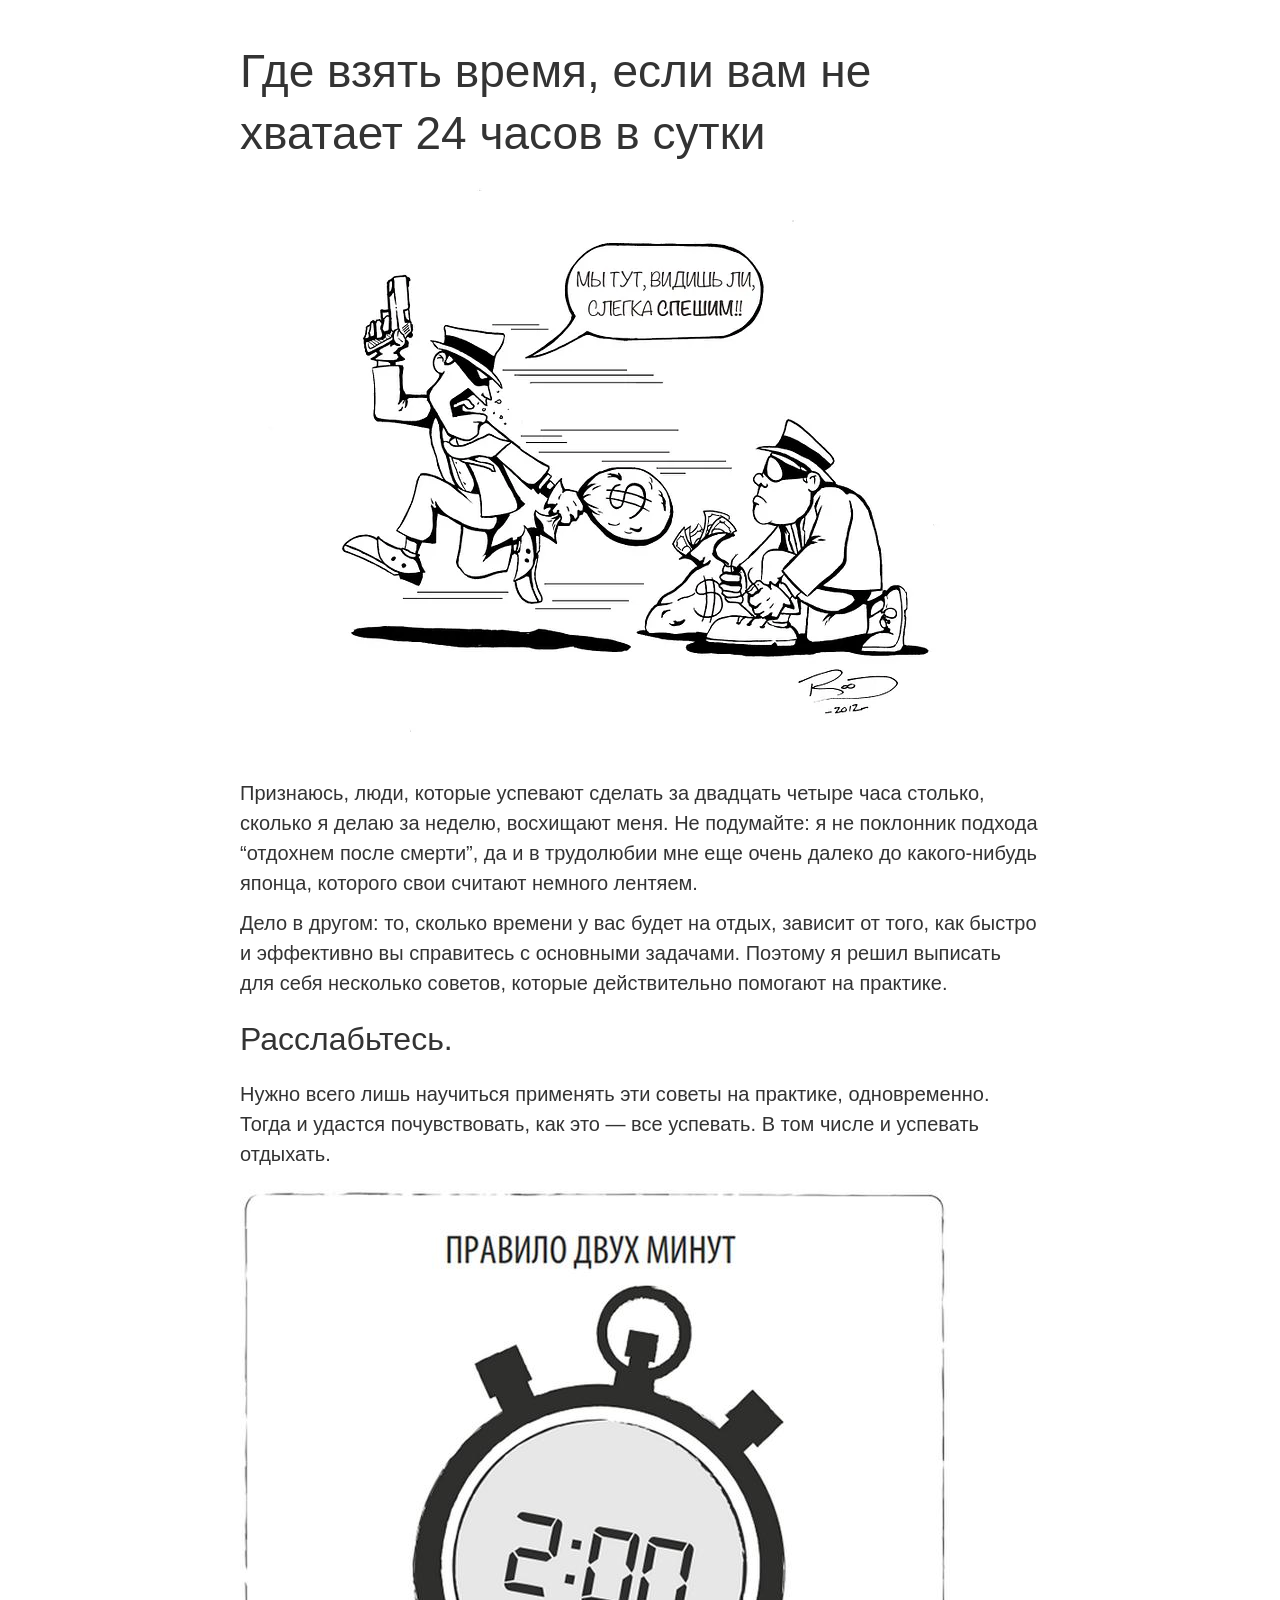
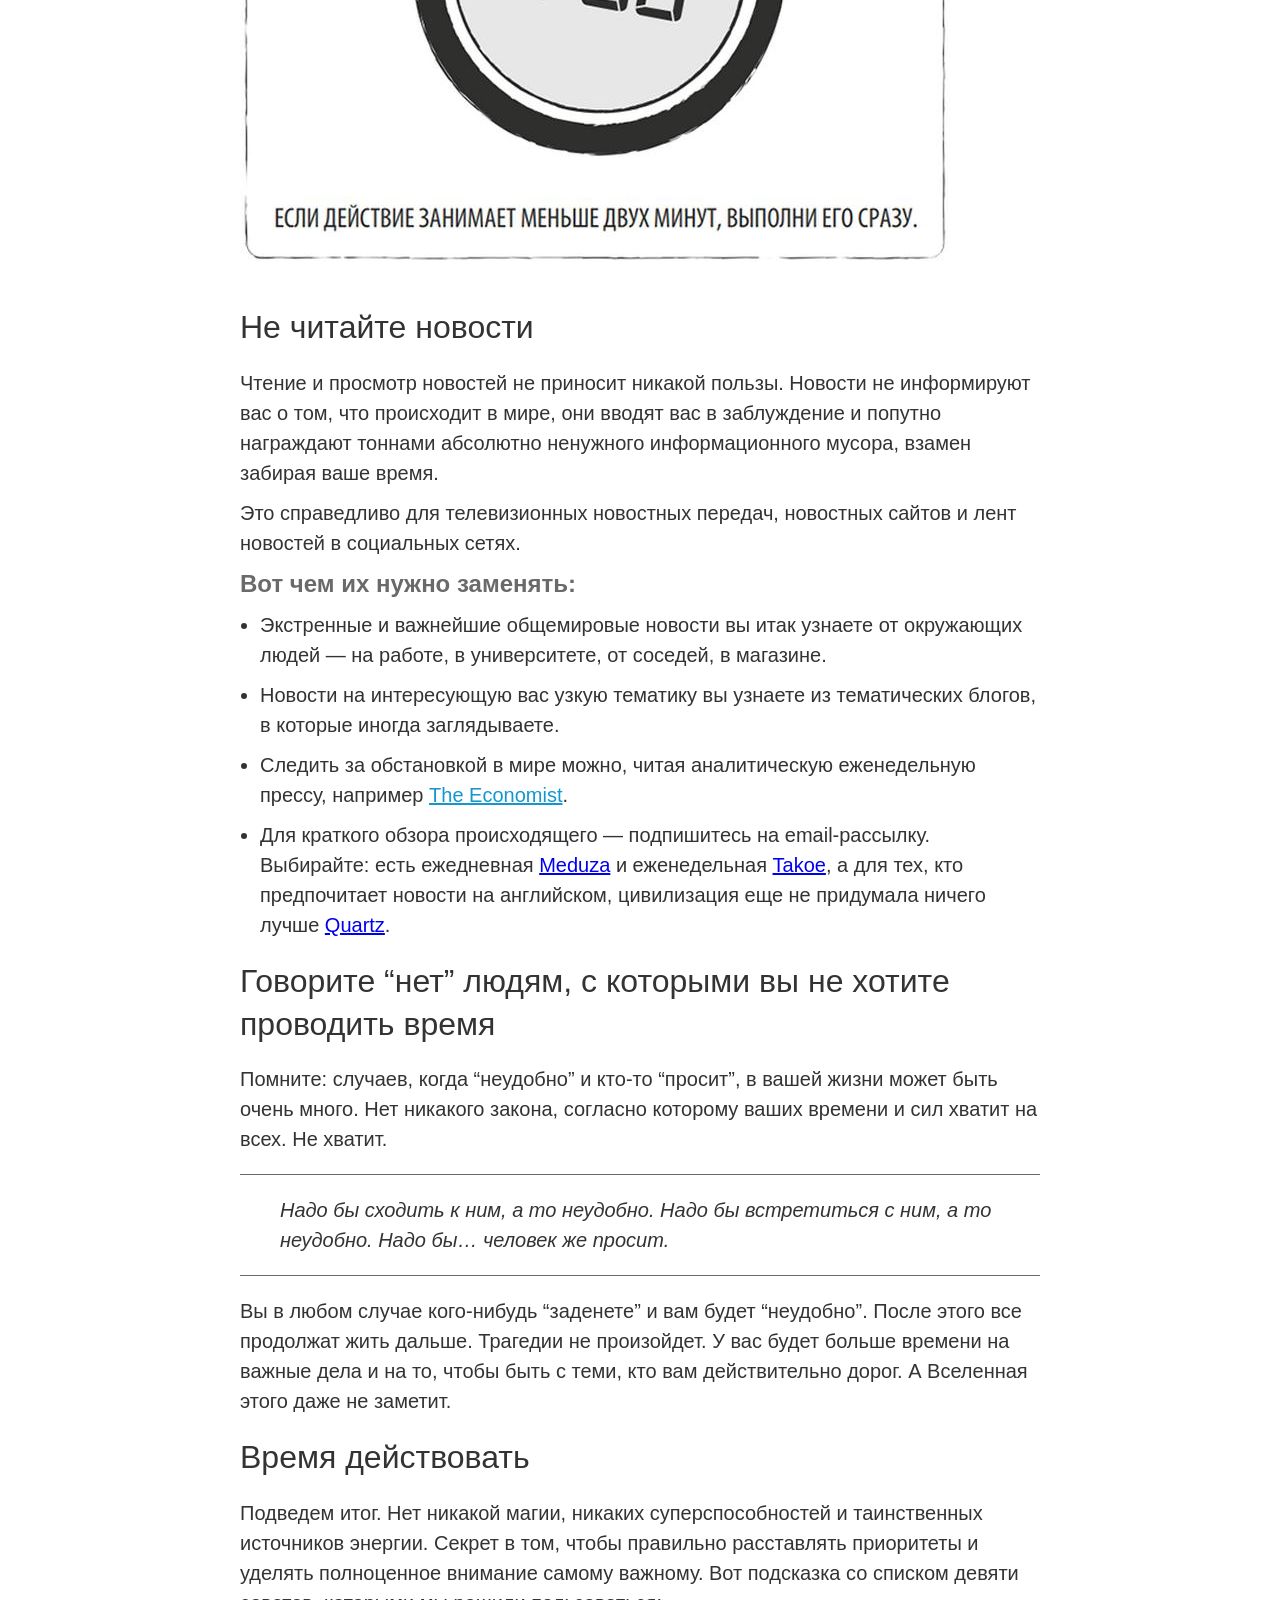
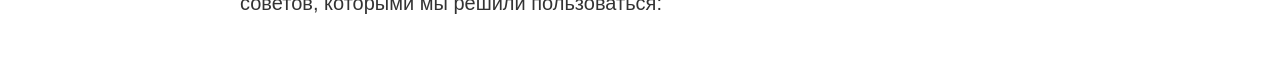
<file: Лаб3/lab3.html>
<!DOCTYPE html>
<html>
    <head>
        <meta charset="utf-8">
        <title>Где взять время, если вам не хватает 24 часов в сутки</title>
        <link href="css/style.css" rel="stylesheet">
    </head>
    <body class="article_wrapper">
        <div class="text_section">
            <h1 class="main_title">Где взять время, если вам не хватает 24 часов в сутки</h1>
            
            <img src="images/vor.png" alt="Грабители времени" class="article_photo">
            <p class="text">
                Признаюсь, люди, которые успевают сделать за двадцать четыре часа столько, сколько я делаю за неделю, восхищают меня. Не подумайте: я не поклонник подхода “отдохнем после смерти”, да и в трудолюбии мне еще очень далеко до какого-нибудь японца, которого свои считают немного лентяем.
            </p>
            <p class="text">
                Дело в другом: то, сколько времени у вас будет на отдых, зависит от того, как быстро и эффективно вы справитесь с основными задачами. Поэтому я решил выписать для себя несколько советов, которые действительно помогают на практике.
            </p>
        </div>

        <div class="text_section">
            <h2 class="paragraph_title">Расслабьтесь.</h2>
            <p class="text">
                Нужно всего лишь научиться применять эти советы на практике, одновременно. Тогда и удастся почувствовать, как это — все успевать. В том числе и успевать отдыхать.
            </p>
        </div>

        
        <div class="text_section">
            <img src="images/time.jpg" alt="Правило двух минут" class="article_photo">
        </div>

        <div class="text_section">
            <h2 class="paragraph_title">Не читайте новости</h2>
            <p class="text">
                Чтение и просмотр новостей не приносит никакой пользы. Новости не информируют вас о том, что происходит в мире, они вводят вас в заблуждение и попутно награждают тоннами абсолютно ненужного информационного мусора, взамен забирая ваше время.
            </p>
            <p class="text">
                Это справедливо для телевизионных новостных передач, новостных сайтов и лент новостей в социальных сетях.
            </p>

            <h3 class="list_title">Вот чем их нужно заменять:</h3>
            <ul class="list">
                <li class="list_item">
                    Экстренные и важнейшие общемировые новости вы итак узнаете от окружающих людей — на работе, в университете, от соседей, в магазине.
                </li>
                <li class="list_item">
                    Новости на интересующую вас узкую тематику вы узнаете из тематических блогов, в которые иногда заглядываете.
                </li>
                <li class="list_item">
                    Следить за обстановкой в мире можно, читая аналитическую еженедельную прессу, например <a href="https://www.economist.com/" class="link">The Economist</a>.
                </li>
                <li class="list_item">
                    Для краткого обзора происходящего — подпишитесь на email-рассылку. Выбирайте: есть ежедневная <a href="https://meduza.io/">Meduza</a> и еженедельная <a href="http://takoe.co/">Takoe</a>, а для тех, кто предпочитает новости на английском, цивилизация еще не придумала ничего лучше <a href="https://qz.com/emails/daily-brief/">Quartz</a>.
                </li>
            </ul>
        </div>

        <div class="text_section">
            <h2 class="paragraph_title">Говорите “нет” людям, с которыми вы не хотите проводить время</h2>
            <p class="text">
                Помните: случаев, когда “неудобно” и кто-то “просит”, в вашей жизни может быть очень много. Нет никакого закона, согласно которому ваших времени и сил хватит на всех. Не хватит.
            </p>
            <blockquote class="quote">
                Надо бы сходить к ним, а то неудобно. Надо бы встретиться с ним, а то неудобно. Надо бы… человек же просит.
            </blockquote>
            <p class="text">
                Вы в любом случае кого-нибудь “заденете” и вам будет “неудобно”. После этого все продолжат жить дальше. Трагедии не произойдет. У вас будет больше времени на важные дела и на то, чтобы быть с теми, кто вам действительно дорог. А Вселенная этого даже не заметит.
            </p>
        </div>

        
        <div class="text_section">
            <h2 class="paragraph_title">Время действовать</h2>
            <p class="text">
                Подведем итог. Нет никакой магии, никаких суперспособностей и таинственных источников энергии. Секрет в том, чтобы правильно расставлять приоритеты и уделять полноценное внимание самому важному. Вот подсказка со списком девяти советов, которыми мы решили пользоваться:
            </p>
        </div>
    </body>
</html>
</file>
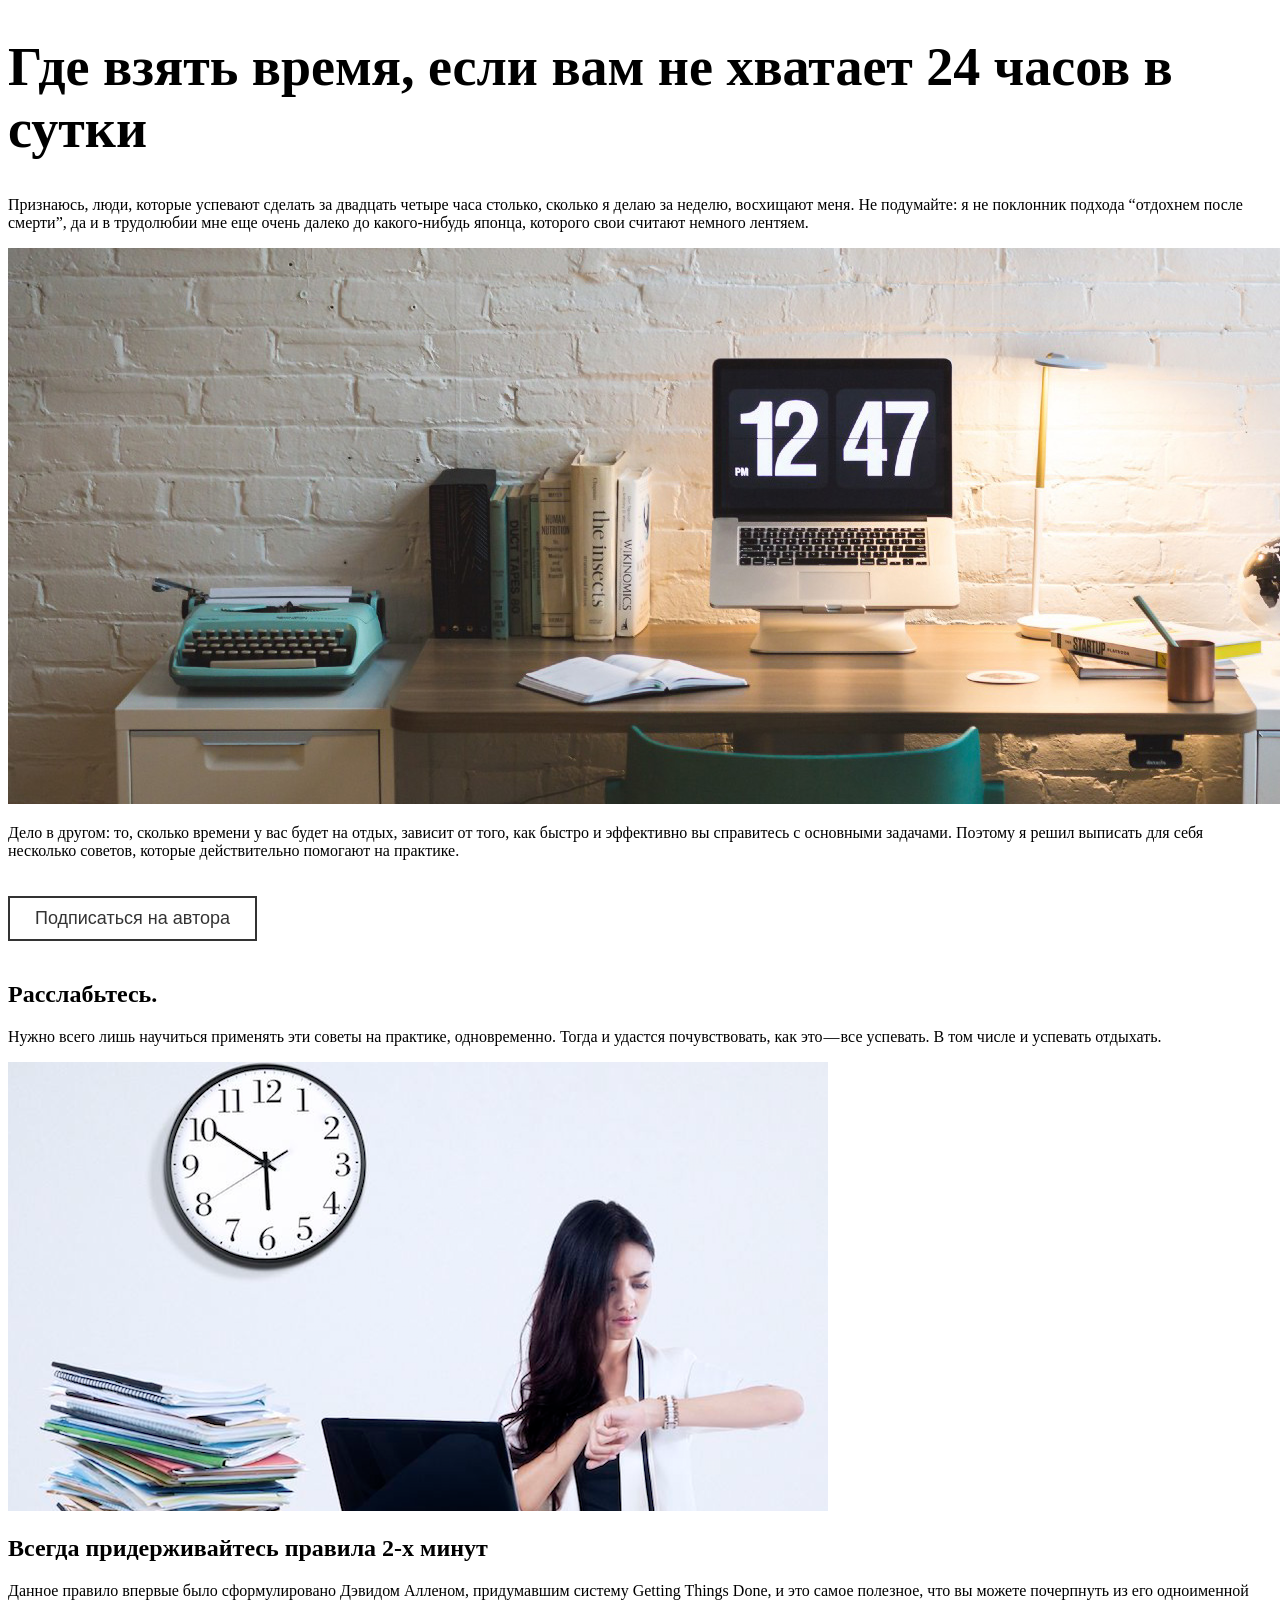
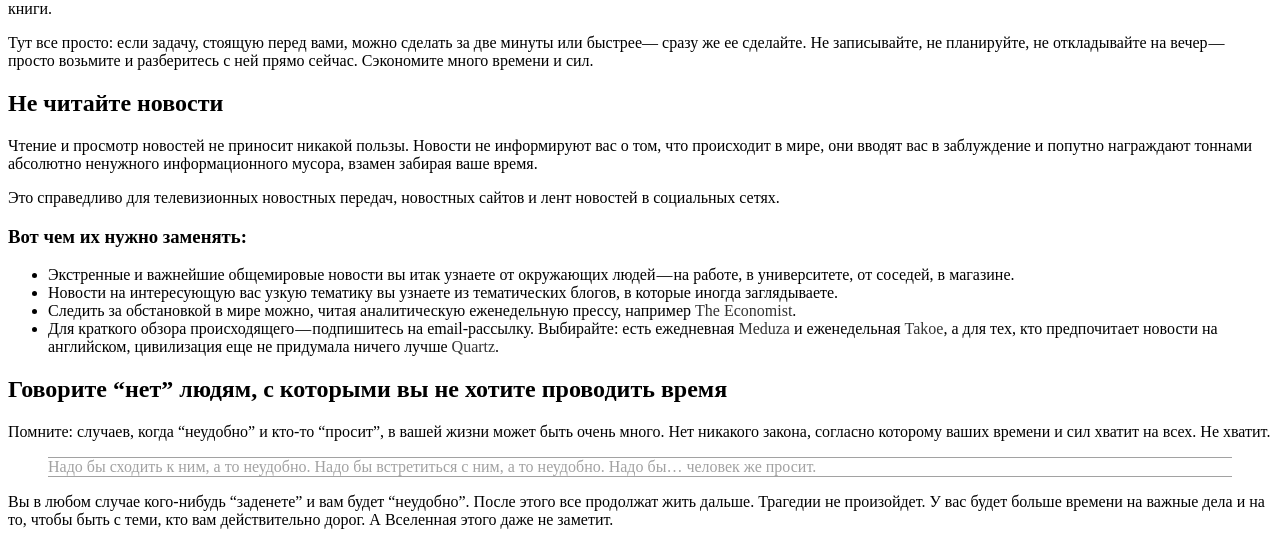
<file: Лаб6/lab6.html>
<!DOCTYPE html>
<html>
    <head>
        <meta charset="utf-8">
        <title>Где взять время, если вам не хватает 24 часов в сутки</title>
        <link href="css/style.css" rel="stylesheet">
    </head>
    <body class="article_wrapper">
        <div class="text_section">
            <h1 class="main_title">Где взять время, если вам не хватает 24 часов в сутки</h1>
            <p class="text">
                Признаюсь, люди, которые успевают сделать за двадцать четыре часа столько, сколько я делаю за неделю, восхищают меня. Не подумайте: я не поклонник подхода “отдохнем после смерти”, да и в трудолюбии мне еще очень далеко до какого-нибудь японца, которого свои считают немного лентяем.
            </p>
        </div>
        <img src="images/time.jpg" alt="Работа и время" class="full_screen_photo">
        <div class="text_section">
            <p class="text">
                Дело в другом: то, сколько времени у вас будет на отдых, зависит от того, как быстро и эффективно вы справитесь с основными задачами. Поэтому я решил выписать для себя несколько советов, которые действительно помогают на практике.
            </p>
            <button class="article_button">
                Подписаться на автора
            </button>
        </div>

        <div class="text_section">
            <h2 class="paragraph_title">Расслабьтесь.</h2>
            <p class="text">
                Нужно всего лишь научиться применять эти советы на практике, одновременно. Тогда и удастся почувствовать, как это — все успевать. В том числе и успевать отдыхать.
            </p>
        </div>

        <div class="text_section">
            <img src="images/photo.png" alt="Работа и время" class="article_photo">
            <h2 class="paragraph_title">Всегда придерживайтесь правила 2-х минут</h2>
            <p class="text">
                Данное правило впервые было сформулировано Дэвидом Алленом, придумавшим систему Getting Things Done, и это самое полезное, что вы можете почерпнуть из его одноименной книги.
            </p>
            <p class="text">
                Тут все просто: если задачу, стоящую перед вами, можно сделать за две минуты или быстрее— сразу же ее сделайте. Не записывайте, не планируйте, не откладывайте на вечер — просто возьмите и разберитесь с ней прямо сейчас. Сэкономите много времени и сил.
            </p>
        </div>

        <div class="text_section">
            <h2 class="paragraph_title">Не читайте новости</h2>
            <p class="text">
                Чтение и просмотр новостей не приносит никакой пользы. Новости не информируют вас о том, что происходит в мире, они вводят вас в заблуждение и попутно награждают тоннами абсолютно ненужного информационного мусора, взамен забирая ваше время.
            </p>
            <p class="text">
                Это справедливо для телевизионных новостных передач, новостных сайтов и лент новостей в социальных сетях.
            </p>
            
            <h3 class="list_title">Вот чем их нужно заменять:</h3>
            <ul class="list">
                <li class="list_item">
                    Экстренные и важнейшие общемировые новости вы итак узнаете от окружающих людей — на работе, в университете, от соседей, в магазине.
                </li>
                <li class="list_item">
                    Новости на интересующую вас узкую тематику вы узнаете из тематических блогов, в которые иногда заглядываете.
                </li>
                <li class="list_item">
                    Следить за обстановкой в мире можно, читая аналитическую еженедельную прессу, например <a href="https://www.economist.com/" class="link">The Economist</a>.
                </li>
                <li class="list_item">
                    Для краткого обзора происходящего — подпишитесь на email-рассылку. Выбирайте: есть ежедневная <a href="https://meduza.io/">Meduza</a> и еженедельная <a href="http://takoe.co/">Takoe</a>, а для тех, кто предпочитает новости на английском, цивилизация еще не придумала ничего лучше <a href="https://qz.com/emails/daily-brief/">Quartz</a>.
                </li>
            </ul>
        </div>

        <div class="text_section">
            <h2 class="paragraph_title">Говорите “нет” людям, с которыми вы не хотите проводить время</h2>
            <p class="text">
                Помните: случаев, когда “неудобно” и кто-то “просит”, в вашей жизни может быть очень много. Нет никакого закона, согласно которому ваших времени и сил хватит на всех. Не хватит.
            </p>
            <blockquote class="quote">
                Надо бы сходить к ним, а то неудобно. Надо бы встретиться с ним, а то неудобно. Надо бы… человек же просит.
            </blockquote>
            <p class="text">
                Вы в любом случае кого-нибудь “заденете” и вам будет “неудобно”. После этого все продолжат жить дальше. Трагедии не произойдет. У вас будет больше времени на важные дела и на то, чтобы быть с теми, кто вам действительно дорог. А Вселенная этого даже не заметит.
            </p>
        </div>
    </body>
</html>
</file>
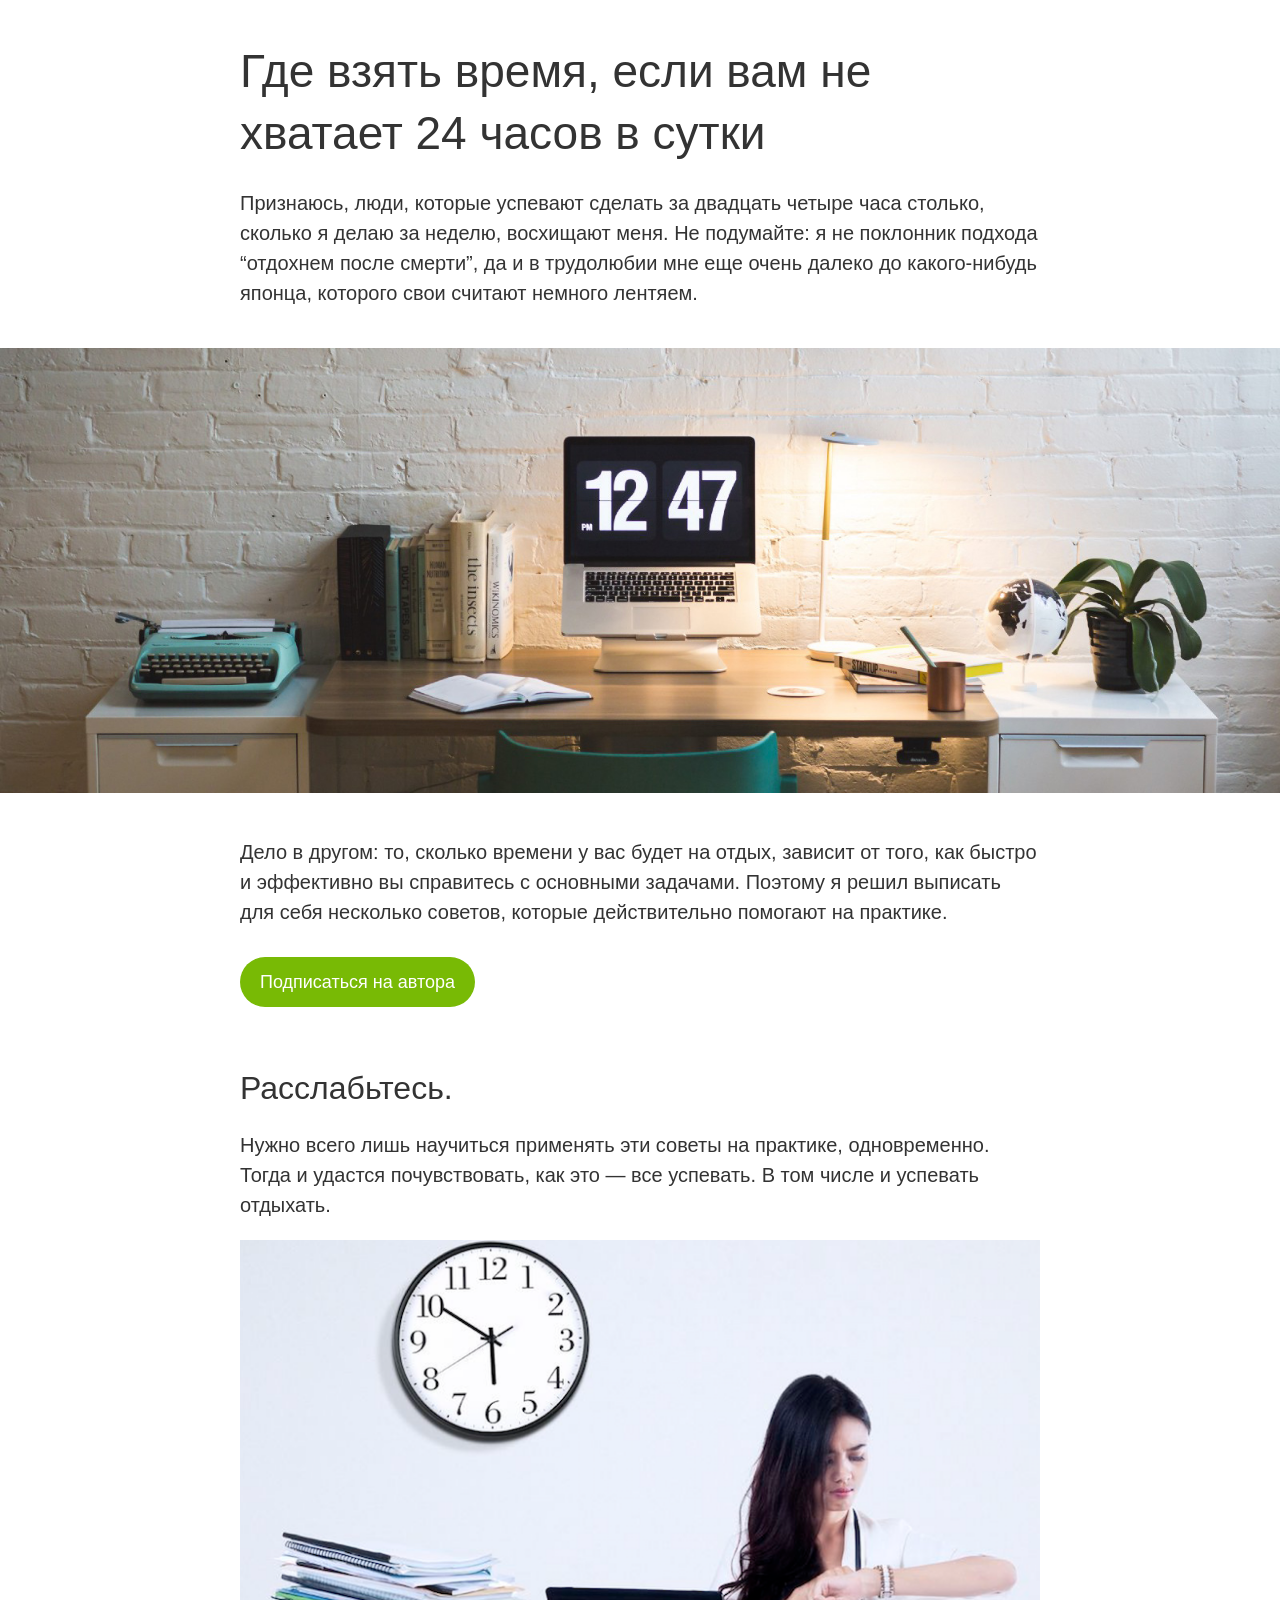
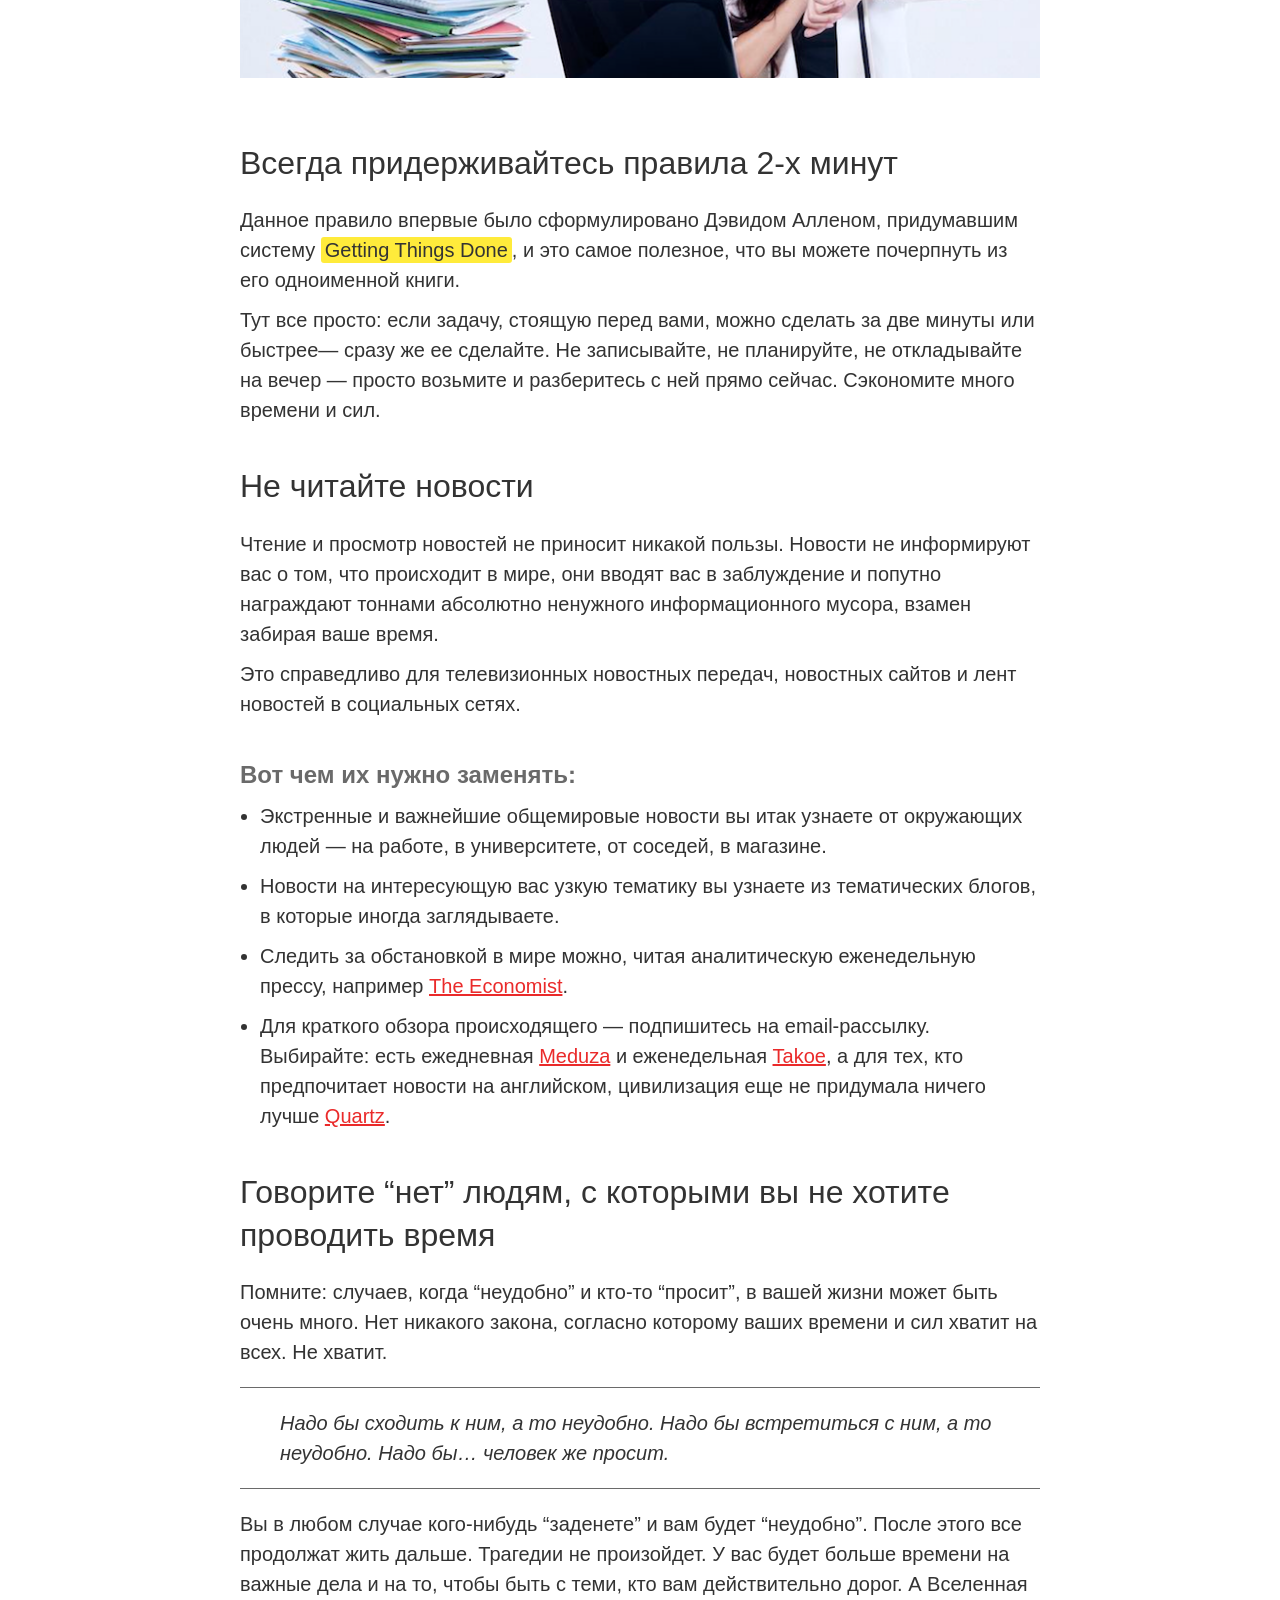
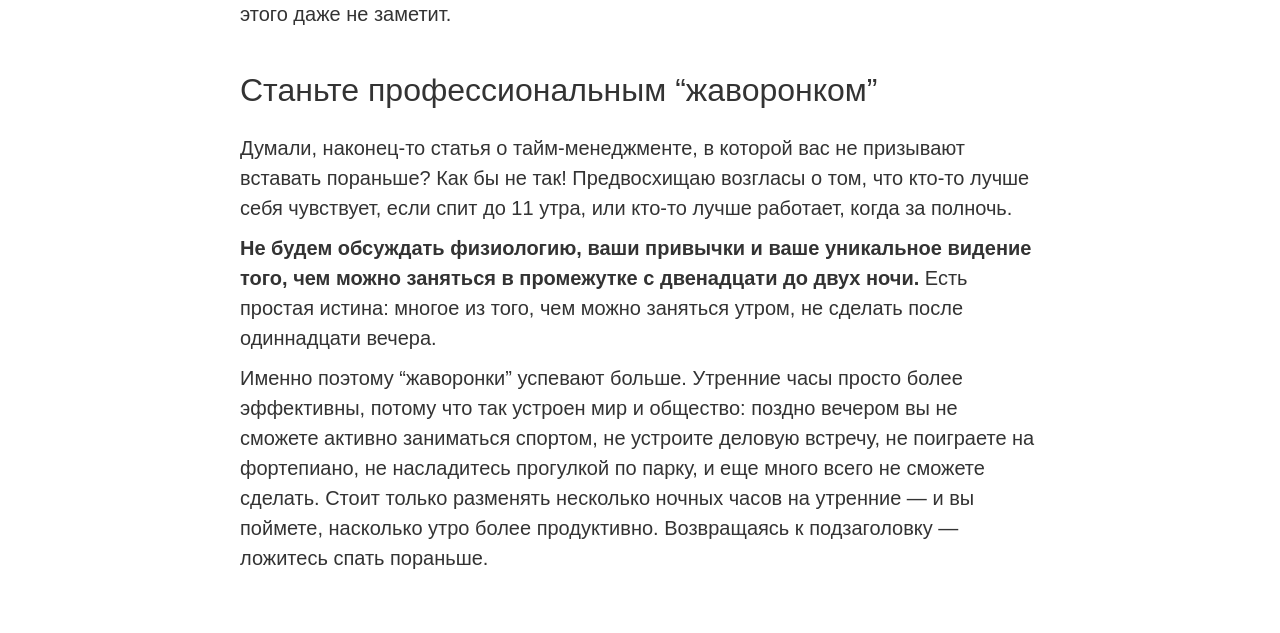
<file: Лаб7/lab7.html>
<!DOCTYPE html>
<html>
    <head>
        <meta charset="utf-8">
        <title>Где взять время, если вам не хватает 24 часов в сутки</title>
        <link href="css/style.css" rel="stylesheet">
    </head>
    <body class="article_wrapper">
        <div class="text_section">
            <h1 class="main_title">Где взять время, если вам не хватает 24 часов в сутки</h1>
            <p class="text">
                Признаюсь, люди, которые успевают сделать за двадцать четыре часа столько, сколько я делаю за неделю, восхищают меня. Не подумайте: я не поклонник подхода “отдохнем после смерти”, да и в трудолюбии мне еще очень далеко до какого-нибудь японца, которого свои считают немного лентяем.
            </p>
        </div>
        <img src="images/time.jpg" alt="Работа и время" class="full_screen_photo">
        <div class="text_section">
            <p class="text">
                Дело в другом: то, сколько времени у вас будет на отдых, зависит от того, как быстро и эффективно вы справитесь с основными задачами. Поэтому я решил выписать для себя несколько советов, которые действительно помогают на практике.
            </p>
            <button class="article_button">
                Подписаться на автора
            </button>
        </div>

        <div class="text_section">
            <h2 class="paragraph_title">Расслабьтесь.</h2>
            <p class="text">
                Нужно всего лишь научиться применять эти советы на практике, одновременно. Тогда и удастся почувствовать, как это — все успевать. В том числе и успевать отдыхать.
            </p>
        </div>

        <div class="text_section">
            <img src="images/photo.png" alt="Работа и время" class="article_photo">
            <h2 class="paragraph_title">Всегда придерживайтесь правила 2-х минут</h2>
            <p class="text">
                Данное правило впервые было сформулировано Дэвидом Алленом, придумавшим систему <span class="highlight">Getting Things Done</span>, и это самое полезное, что вы можете почерпнуть из его одноименной книги.
            </p>
            <p class="text">
                Тут все просто: если задачу, стоящую перед вами, можно сделать за две минуты или быстрее— сразу же ее сделайте. Не записывайте, не планируйте, не откладывайте на вечер — просто возьмите и разберитесь с ней прямо сейчас. Сэкономите много времени и сил.
            </p>
        </div>

        <div class="text_section">
            <h2 class="paragraph_title">Не читайте новости</h2>
            <p class="text">
                Чтение и просмотр новостей не приносит никакой пользы. Новости не информируют вас о том, что происходит в мире, они вводят вас в заблуждение и попутно награждают тоннами абсолютно ненужного информационного мусора, взамен забирая ваше время.
            </p>
            <p class="text">
                Это справедливо для телевизионных новостных передач, новостных сайтов и лент новостей в социальных сетях.
            </p>
            
            <h3 class="list_title">Вот чем их нужно заменять:</h3>
            <ul class="list">
                <li class="list_item">
                    Экстренные и важнейшие общемировые новости вы итак узнаете от окружающих людей — на работе, в университете, от соседей, в магазине.
                </li>
                <li class="list_item">
                    Новости на интересующую вас узкую тематику вы узнаете из тематических блогов, в которые иногда заглядываете.
                </li>
                <li class="list_item">
                    Следить за обстановкой в мире можно, читая аналитическую еженедельную прессу, например <a href="https://www.economist.com/" class="link">The Economist</a>.
                </li>
                <li class="list_item">
                    Для краткого обзора происходящего — подпишитесь на email-рассылку. Выбирайте: есть ежедневная <a href="https://meduza.io/">Meduza</a> и еженедельная <a href="http://takoe.co/">Takoe</a>, а для тех, кто предпочитает новости на английском, цивилизация еще не придумала ничего лучше <a href="https://qz.com/emails/daily-brief/">Quartz</a>.
                </li>
            </ul>
        </div>

        <div class="text_section">
            <h2 class="paragraph_title">Говорите “нет” людям, с которыми вы не хотите проводить время</h2>
            <p class="text">
                Помните: случаев, когда “неудобно” и кто-то “просит”, в вашей жизни может быть очень много. Нет никакого закона, согласно которому ваших времени и сил хватит на всех. Не хватит.
            </p>
            <blockquote class="quote">
                Надо бы сходить к ним, а то неудобно. Надо бы встретиться с ним, а то неудобно. Надо бы… человек же просит.
            </blockquote>
            <p class="text">
                Вы в любом случае кого-нибудь “заденете” и вам будет “неудобно”. После этого все продолжат жить дальше. Трагедии не произойдет. У вас будет больше времени на важные дела и на то, чтобы быть с теми, кто вам действительно дорог. А Вселенная этого даже не заметит.
            </p>
        </div>

        
        <div class="text_section">
            <h2 class="paragraph_title">Станьте профессиональным “жаворонком”</h2>
            <p class="text">
                Думали, наконец-то статья о тайм-менеджменте, в которой вас не призывают вставать пораньше? Как бы не так! Предвосхищаю возгласы о том, что кто-то лучше себя чувствует, если спит до 11 утра, или кто-то лучше работает, когда за полночь.
            </p>
            <p class="text">
                <strong class="lead-text">Не будем обсуждать физиологию, ваши привычки и ваше уникальное видение того, чем можно заняться в промежутке с двенадцати до двух ночи.</strong> Есть простая истина: многое из того, чем можно заняться утром, не сделать после одиннадцати вечера.
            </p>
            <p class="text">
                Именно поэтому “жаворонки” успевают больше. Утренние часы просто более эффективны, потому что так устроен мир и общество: поздно вечером вы не сможете активно заниматься спортом, не устроите деловую встречу, не поиграете на фортепиано, не насладитесь прогулкой по парку, и еще много всего не сможете сделать. Стоит только разменять несколько ночных часов на утренние — и вы поймете, насколько утро более продуктивно. Возвращаясь к подзаголовку — ложитесь спать пораньше.
            </p>
        </div>
    </body>
</html>
</file>
<file: Лаб13/style.css>
* {
    box-sizing: border-box;
    margin: 0;
    padding: 0;
}

body {
    font-family: 'Open Sans', sans-serif;
    color: #1a1a1a;
    line-height: 1.6;
}

.clearfix::after {
    content: "";
    display: table;
    clear: both;
}

.container {
    width: 1140px;
    margin: 0 auto;
    max-width: 100%;
    padding: 0 15px;
}

a {
    text-decoration: none;
    color: inherit;
}

.btn {
    display: inline-block;
    padding: 12px 30px;
    border-radius: 30px;
    font-weight: 600;
    font-size: 15px;
    text-align: center;
    transition: all 0.3s ease;
}

.btn-primary {
    background-color: #1d4ed8;
    color: #ffffff;
    border: 2px solid #1d4ed8;
}

.btn-primary:hover {
    background-color: #1a3eaa;
    border-color: #1a3eaa;
}

.btn-outline {
    background-color: transparent;
    color: #1d4ed8;
    border: 2px solid #ffb3b3;
}

.btn-outline:hover {
    border-color: #1d4ed8;
}

.btn-outline-red {
    color: #333;
    border-color: #ff7a7a;
}

.header {
    padding: 30px 0;
}

.header .logo {
    float: left;
    font-family: 'Playfair Display', serif;
    font-size: 28px;
    font-weight: 700;
    color: #1a1a1a;
    letter-spacing: 1px;
}

.header .header-btn {
    float: right;
    margin-left: 30px;
    padding: 10px 25px;
}

.main-nav {
    float: right;
}

.main-nav ul {
    list-style: none;
}

.main-nav li {
    float: left;
    margin-left: 30px;
}

.main-nav a {
    font-size: 15px;
    color: #333;
    font-weight: 600;
}

.main-nav a:hover {
    color: #1d4ed8;
}

.hero {
    padding: 80px 0 100px;
}

.hero-content {
    float: left;
    width: 48%;
    padding-right: 40px;
    margin-top: 40px;
}

.hero-content h1 {
    font-family: 'Playfair Display', serif;
    font-size: 56px;
    line-height: 1.1;
    color: #0f172a;
    margin-bottom: 30px;
    font-weight: 700;
}

.hero-content p {
    font-size: 16px;
    color: #4b5563;
    margin-bottom: 40px;
    max-width: 450px;
}

.hero-buttons .btn {
    margin-right: 15px;
}

.hero-image {
    float: right;
    width: 48%;
    text-align: right;
}

.hero-image img {
    max-width: 100%;
    height: auto;
    display: block;
}

.partners {
    padding: 40px 0 60px;
}

.partners-list {
    text-align: center;
}

.partner-item {
    display: inline-block;
    margin: 0 30px;
    vertical-align: middle;
}

.partner-item img {
    max-height: 35px;
    filter: grayscale(100%) opacity(0.5);
    transition: filter 0.3s;
}

.partner-item img:hover {
    filter: grayscale(0%) opacity(1);
}

@media (max-width: 992px) {
    .hero-content, .hero-image {
        float: none;
        width: 100%;
        text-align: center;
        padding-right: 0;
        margin-bottom: 40px;
    }
    
    .hero-content h1 {
        font-size: 40px;
    }
    
    .hero-content p {
        margin: 0 auto 30px;
    }
    
    .main-nav, .header .header-btn {
        float: none;
        text-align: center;
        margin: 15px 0;
    }
    
    .main-nav li {
        float: none;
        display: inline-block;
        margin: 0 10px;
    }
    
    .header .logo {
        float: none;
        text-align: center;
        display: block;
        margin-bottom: 15px;
    }
    
    .header .header-btn {
        display: inline-block;
    }
    
    .partner-item {
        margin: 10px 15px;
    }
}
</file>
<file: Лаб16/css/style.css>
@font-face
{
  font-family: 'Raleway';
  src: url('../fonts/Raleway-Medium.ttf') format('truetype');
  font-weight: 500;
}

@font-face
{
  font-family: 'Raleway';
  src: url('../fonts/Raleway-SemiBold.ttf') format('truetype');
  font-weight: 600;
}

@font-face
{
  font-family: 'Raleway';
  src: url('../fonts/Raleway-Bold.ttf') format('truetype');
  font-weight: 700;
}

*
{
    margin: 0;
    padding: 0;
    outline: none;
    border: none;
}

body
{
    overflow-x: hidden;
}

.top_menu
{
    text-align: center;
}

.menu_item
{
    list-style: none;
    display: inline-block;
}

.menu_link
{
    text-decoration: none;
    padding: 0 20px;
    line-height: 80px;
    font-family: 'Raleway', sans-serif;
    font-size: 15px;
    font-weight: 600;
    color: #282b30;
    display: inline-block;
}

.top_block_wrapper
{
    background: url('../images/top_block.jpg') center center;
    background-size: cover;
    padding: 175px 0;
    text-align: center;
    overflow: hidden;
}

.top_block_title_wrapper
{
    background: rgba(0, 0, 0, 0.75);
    padding: 20px;
    display: inline-block;
}

.top_block_title
{
    color: #fff;
    font-family: 'Oswald', sans-serif;
    font-size: 48px;
    line-height: 64px;
    font-weight: 500;
    text-transform: uppercase;
    opacity: 0;
    transform: translateY(20px);
    transition: opacity 1s ease, transform 1s ease;
}

body.loaded .top_block_title
{
    opacity: 1;
    transform: translateY(0);
}

.content_wrapper
{
    padding: 60px 20px;
    width: 1000px;
    margin: 0 auto;
}

.content_title
{
    font-family: 'Oswald', sans-serif;
    font-size: 36px;
    line-height: 46px;
    font-weight: 500;
    text-transform: uppercase;
    color: #282b30;
    margin: 0 0 40px;
}

.text
{
    font-family: 'Raleway', sans-serif;
    font-size: 19px;
    line-height: 27px;
    font-weight: 500;
    margin: 0 0 25px;
    color: #282b30;
    max-width: 560px;
}

.content_list
{
    margin: 0 0 40px;
    padding: 0 0 0 20px;
}

.content_list_item
{
    font-family: 'Raleway', sans-serif;
    font-size: 19px;
    line-height: 27px;
    font-weight: 500;
    margin: 0 0 10px;
    color: #282b30;
    max-width: 380px;
}

.order_button
{
    background: #0fa8ea;
    color: #fff;
    font-family: 'Raleway', sans-serif;
    font-size: 16px;
    line-height: 52px;
    font-weight: 700;
    border-radius: 26px;
    padding: 0 50px;
    display: inline-block;
    text-decoration: none;
    transition: background-color 0.3s ease, box-shadow 0.3s ease;
}

.order_button:hover
{
    background-color: #0c8ec5;
    box-shadow: 0 6px 16px rgba(15, 168, 234, 0.45);
}

.button_light
{
    background: none;
    color: #0fa8ea;
    border: 1px solid #0fa8ea;
    font-family: 'Raleway', sans-serif;
    font-size: 16px;
    line-height: 52px;
    font-weight: 700;
    border-radius: 26px;
    padding: 0 50px;
    display: inline-block;
    text-decoration: none;
    transition: background-color 0.3s ease, color 0.3s ease, border-color 0.3s ease, box-shadow 0.3s ease;
}

.button_light:hover
{
    background-color: #0fa8ea;
    color: #fff;
    border-color: #0fa8ea;
    box-shadow: 0 6px 16px rgba(15, 168, 234, 0.45);
}

.order_title
{
    max-width: 340px;
    font-family: 'Oswald', sans-serif;
    font-size: 26px;
    line-height: 32px;
    font-weight: 500;
    color: #2b2b2b;
    margin: 0 0 26px;
}

.order_text_wrapper
{
    display: inline-block;
    width: 430px;
    margin-right: 110px;
    vertical-align: middle;
    opacity: 0;
    transform: translateX(-150px);
    transition: opacity 1s ease, transform 1s ease;
}

.order_picture_wrapper
{
    display: inline-block;
    vertical-align: middle;
    opacity: 0;
    transform: translateX(150px);
    transition: opacity 1s ease, transform 1s ease;
}

#goodsBlock.goods_block_loaded .order_text_wrapper
{
    opacity: 1;
    transform: translateX(0);
}

#goodsBlock.goods_block_loaded .order_picture_wrapper
{
    opacity: 1;
    transform: translateX(0);
}

.bottom_menu
{
    background: #e8e6eb;
    text-align: center;
}
</file>
<file: Лаб17/style.css>
* {
    box-sizing: border-box;
    margin: 0;
    padding: 0;
}

body {
    font-family: 'Inter', sans-serif;
    background-color: #1e2229;
    color: #ffffff;
    line-height: 1.5;
    overflow-x: hidden;
}

.clearfix::after {
    content: "";
    display: table;
    clear: both;
}

.container {
    max-width: 1200px;
    margin: 0 auto;
    padding: 0 20px;
}

a {
    text-decoration: none;
    color: inherit;
}

ul {
    list-style: none;
}

.btn {
    display: inline-block;
    padding: 12px 24px;
    border-radius: 30px;
    font-size: 14px;
    font-weight: 600;
    text-align: center;
    transition: all 0.3s ease;
}

.btn-primary {
    background-color: #2cb5e8;
    color: #ffffff;
    border: 2px solid #2cb5e8;
}

.btn-primary:hover {
    background-color: #1a9cc9;
    border-color: #1a9cc9;
}

.btn-outline {
    background-color: transparent;
    color: #2cb5e8;
    border: 2px solid #2cb5e8;
}

.btn-outline:hover {
    background-color: #2cb5e8;
    color: #ffffff;
}

.header {
    padding: 30px 0;
    opacity: 0;
    transform: translateY(-20px);
    transition: opacity 0.8s ease-out, transform 0.8s ease-out;
}

body.loaded .header {
    opacity: 1;
    transform: translateY(0);
}

.header .logo {
    float: left;
    font-family: 'Playfair Display', serif;
    font-size: 28px;
    font-weight: 700;
    color: #ffffff;
    letter-spacing: 1px;
}

.main-nav {
    float: right;
}

.main-nav ul {
    float: left;
}

.main-nav li {
    float: left;
    margin-right: 30px;
}

.main-nav li a {
    font-size: 14px;
    font-weight: 500;
    color: #a0a5b5;
    transition: color 0.3s;
}

.main-nav li a:hover {
    color: #ffffff;
}

.header-btn {
    float: right;
    margin-left: 30px;
    padding: 10px 25px;
}

.hero {
    padding: 80px 0 100px;
}

.hero-content {
    float: left;
    width: 50%;
    padding-right: 40px;
    margin-top: 40px;
}

.hero-content h1 {
    font-family: 'Playfair Display', serif;
    font-size: 56px;
    line-height: 1.1;
    color: #ffffff;
    margin-bottom: 30px;
    font-weight: 700;
    opacity: 0;
    transform: translateY(40px);
    transition: opacity 0.8s ease-out, transform 0.8s ease-out;
    transition-delay: 0.2s;
}

.hero-content p {
    font-size: 16px;
    color: #a0a5b5;
    margin-bottom: 40px;
    max-width: 450px;
    opacity: 0;
    transform: translateY(40px);
    transition: opacity 0.8s ease-out, transform 0.8s ease-out;
    transition-delay: 0.4s;
}

.hero-buttons {
    opacity: 0;
    transform: translateY(40px);
    transition: opacity 0.8s ease-out, transform 0.8s ease-out;
    transition-delay: 0.6s;
}

.hero-buttons .btn {
    margin-right: 15px;
    margin-bottom: 15px;
}

.hero-image {
    float: right;
    width: 45%;
    text-align: right;
    opacity: 0;
    transform: translateX(50px);
    transition: opacity 1s ease-out, transform 1s ease-out;
    transition-delay: 0.3s;
}

.hero-image img {
    max-width: 100%;
    height: auto;
    display: block;
}

.partners {
    padding: 40px 0 60px;
    opacity: 0;
    transform: translateY(20px);
    transition: opacity 1s ease-out, transform 1s ease-out;
    transition-delay: 0.8s;
}

.partners-list {
    text-align: center;
}

.partner-item {
    display: inline-block;
    margin: 0 30px;
    vertical-align: middle;
}

.partner-item img {
    max-height: 35px;
    filter: grayscale(100%) opacity(0.5);
    transition: filter 0.3s;
}

.partner-item img:hover {
    filter: grayscale(0%) opacity(1);
}

body.loaded .hero-content h1,
body.loaded .hero-content p,
body.loaded .hero-buttons,
body.loaded .hero-image,
body.loaded .partners {
    opacity: 1;
    transform: translate(0, 0);
}

@media (max-width: 992px) {
    .hero-content, .hero-image {
        float: none;
        width: 100%;
        text-align: center;
        padding-right: 0;
        margin-bottom: 40px;
    }
    
    .hero-content h1 {
        font-size: 40px;
    }
    
    .hero-content p {
        margin: 0 auto 30px;
    }
    
    .main-nav, .header .header-btn {
        float: none;
        text-align: center;
        margin: 15px 0;
    }
    
    .main-nav ul {
        float: none;
    }
    
    .main-nav li {
        float: none;
        display: inline-block;
        margin: 0 10px;
    }
    
    .header .logo {
        float: none;
        text-align: center;
        display: block;
        margin-bottom: 15px;
    }
    
    .header .header-btn {
        display: inline-block;
    }
    
    .partner-item {
        margin: 10px 15px;
    }
}
</file>
<file: Лаб19/css/style.css>
@font-face
{
  font-family: 'Raleway';
  src: url('../fonts/Raleway-Medium.ttf') format('truetype');
  font-weight: 500;
}

@font-face
{
  font-family: 'Raleway';
  src: url('../fonts/Raleway-SemiBold.ttf') format('truetype');
  font-weight: 600;
}

@font-face
{
  font-family: 'Raleway';
  src: url('../fonts/Raleway-Bold.ttf') format('truetype');
  font-weight: 700;
}

*
{
    margin: 0;
    padding: 0;
    outline: none;
    border: none;
}

.top_menu
{
    text-align: center;
}

.menu_item
{
    list-style: none;
	display: inline-block;
}

.menu_link
{
    text-decoration: none;
    padding: 0 20px;
    line-height: 80px;
    font-family: 'Raleway', sans-serif;
    font-size: 15px;
    font-weight: 600;
    color: #282b30;
    display: inline-block;
}

.top_block_wrapper
{
    background: url('../images/top_block.jpg') center center;
    background-size: cover;
    padding: 175px 0;
    text-align: center;
}

.top_block_title_wrapper
{
    background: rgba(0, 0, 0, 0.75);
    padding: 20px;
    display: inline-block;
}

.top_block_title
{
    color: #fff;
    font-family: 'Oswald', sans-serif;
    font-size: 48px;
    line-height: 64px;
    font-weight: 500;
    text-transform: uppercase;
}

.content_wrapper
{
    padding: 60px 20px;
    width: 1000px;
    margin: 0 auto;
}

.content_title
{
    font-family: 'Oswald', sans-serif;
    font-size: 36px;
    line-height: 46px;
    font-weight: 500;
    text-transform: uppercase;
    color: #282b30;
    margin: 0 0 40px;
}

.text
{
    font-family: 'Raleway', sans-serif;
    font-size: 19px;
    line-height: 27px;
    font-weight: 500;
    margin: 0 0 25px;
    color: #282b30;
    max-width: 560px;
}

.content_list
{
    margin: 0 0 40px;
    padding: 0 0 0 20px;
}

.content_list_item
{
    font-family: 'Raleway', sans-serif;
    font-size: 19px;
    line-height: 27px;
    font-weight: 500;
    margin: 0 0 10px;
    color: #282b30;
    max-width: 380px;
}

.order_button
{
    background: #0fa8ea;
    color: #fff;
    font-family: 'Raleway', sans-serif;
    font-size: 16px;
    line-height: 52px;
    font-weight: 700;
    border-radius: 26px;
    padding: 0 50px;
    display: inline-block;
    text-decoration: none;
}

.button_light
{
    background: none;
    color: #0fa8ea;
	border: 1px solid #0fa8ea;
    font-family: 'Raleway', sans-serif;
    font-size: 16px;
    line-height: 52px;
    font-weight: 700;
    border-radius: 26px;
    padding: 0 50px;
    display: inline-block;
    text-decoration: none;
}

.order_title
{
    max-width: 340px;
    font-family: 'Oswald', sans-serif;
    font-size: 26px;
    line-height: 32px;
    font-weight: 500;
    color: #2b2b2b;
    margin: 0 0 26px;
}

.order_text_wrapper
{
    display: inline-block;
    width: 430px;
    margin-right: 110px;
	vertical-align: middle;
}

.order_picture_wrapper
{
    display: inline-block;
	vertical-align: middle;
}

.bottom_menu
{
    background: #e8e6eb;
    text-align: center;
}

.subscribe_block
{
    background: #e8e6eb;
    padding: 80px 20px;
    text-align: center;
}

.subscribe_wrapper
{
    max-width: 560px;
    margin: 0 auto;
}

.subscribe_title
{
    font-family: 'Oswald', sans-serif;
    font-size: 26px;
    line-height: 34px;
    font-weight: 500;
    text-transform: uppercase;
    color: #282b30;
    margin: 0 0 26px;
}

.subscribe_text
{
    font-family: 'Raleway', sans-serif;
    font-size: 16px;
    line-height: 24px;
    font-weight: 500;
    color: #282b30;
    margin: 0 auto 30px;
    max-width: 430px;
}

.subscribe_form
{
    display: flex;
    flex-direction: column;
    align-items: center;
}

.subscribe_input_wrapper
{
    position: relative;
    width: 100%;
    margin: 0 0 16px;
}

.subscribe_icon
{
    position: absolute;
    left: 24px;
    top: 50%;
    transform: translateY(-50%);
    pointer-events: none;
    width: 20px;
    height: 20px;
}

.subscribe_input
{
    width: 100%;
    height: 52px;
    border-radius: 26px;
    border: 1px solid #0fa8ea;
    background: #fff;
    padding: 0 30px 0 56px;
    font-family: 'Raleway', sans-serif;
    font-size: 16px;
    font-weight: 500;
    color: #282b30;
    box-sizing: border-box;
    transition: border-color 0.2s, box-shadow 0.2s;
}

.subscribe_input::placeholder
{
    color: #9b9b9b;
}

.subscribe_input:focus
{
    border-color: #0c8fc7;
    box-shadow: 0 0 0 3px rgba(15, 168, 234, 0.15);
}

.subscribe_button
{
    width: 100%;
    height: 52px;
    border-radius: 26px;
    background: #0fa8ea;
    color: #fff;
    font-family: 'Raleway', sans-serif;
    font-size: 16px;
    font-weight: 700;
    cursor: pointer;
    border: none;
    transition: background 0.2s;
}

.subscribe_button:hover
{
    background: #0c8fc7;
}

.subscribe_button:active
{
    background: #0a7dad;
}

.subscribe_message
{
    font-family: 'Raleway', sans-serif;
    font-size: 14px;
    line-height: 20px;
    font-weight: 600;
    margin: 12px 0 0;
    min-height: 20px;
    color: #0fa8ea;
}

.subscribe_message.error
{
    color: #e74c3c;
}

@media (max-width: 600px)
{
    .subscribe_block
    {
        padding: 60px 20px;
    }

    .subscribe_title
    {
        font-size: 22px;
        line-height: 30px;
    }
}
</file>
<file: Лаб21/css/style.css>
* {
    padding: 0;
    margin: 0;
    border: none;
    outline: none;
}

.content_wrapper {
    max-width: 1400px;
    margin: 0 auto;
}

.topmenu {
    padding: 15px 20px;
}

.top_logo {
    padding: 0 37px;
    line-height: 24px;
    background-image: url('../images/logo.png');
    background-repeat: no-repeat;
    background-position: 0 0;
    font: 700 24px/1 'Roboto', sans-serif;
    color: #99746a;
}

.top_logo .secondary_color {
    color: #e56a77;
}

.top_block {
    min-height: 348px;
    background: url('../images/top-block.jpg') no-repeat top center;
    background-size: cover;
    box-sizing: border-box;
    padding: 70px 55px;
    border-radius: 12px;
    margin: 0 20px;
}

.promo_title {
    font: 300 48px/1.125 'Open Sans', sans-serif;
    color: #fff;
    margin: 0 0 46px;
}

.promo_button {
    border: 1px solid #fff;
    border-radius: 25px;
    padding: 0 38px;
    font: 300 18px/48px 'Open Sans', sans-serif;
    color: #fff;
    background: none;
    cursor: pointer;
    transition: background 0.3s ease, color 0.3s ease;
}

.promo_button:hover {
    color: #333;
    background-color: #fff;
}

.main_wrapper {
    padding: 40px 20px 20px;
}

.moovies_title {
    font: 300 42px/54px 'Open Sans', sans-serif;
    color: #333;
    margin: 0 0 38px;
}

.moovies_wrapper {
    display: flex;
    flex-wrap: wrap;
    margin: 0 -15px;
}

.moovie_container {
    box-sizing: border-box;
    padding: 0 15px;
    width: 33.3333%;
    margin-bottom: 40px;
    display: flex;
    flex-direction: column;
}

.moovie_poster {
    width: 100%;
    height: 360px;
    object-fit: cover;
    margin-bottom: 20px;
    border-radius: 8px;
}

.moovie_title {
    font: 600 24px/1.325 'Open Sans', sans-serif;
    color: #333;
    margin: 0 0 16px;
}

.moovie_description {
    font: 400 15px/1.65 'Open Sans', sans-serif;
    color: #555;
}

.footer {
    background: #eee;
    padding: 20px 20px;
}

.footer_container {
    margin: 0 auto;
    max-width: 1400px;
}

.footer_container .copyright {
    text-align: center;
    font: 15px/1.5 'Open Sans', sans-serif;
    color: #333;
}

.footer_link {
    color: #000;
    text-decoration: underline;
}

.footer_link:hover {
    text-decoration: none;
}

@media screen and (max-width: 1200px) {
    .moovie_poster {
        height: 300px;
    }
}

@media screen and (max-width: 992px) {
    .moovie_container {
        width: 50%;
    }
    .moovie_poster {
        height: 280px;
    }
}

@media screen and (max-width: 768px) {
    .main_wrapper {
        padding: 30px 15px 20px;
    }
    .moovies_title {
        font-size: 36px;
        line-height: 1.2;
    }
    .top_block {
        padding: 50px 25px;
        min-height: 280px;
        margin: 0 15px;
    }
    .promo_title {
        font-size: 36px;
        margin-bottom: 30px;
    }
    .moovie_title {
        font-size: 22px;
    }
}

@media screen and (max-width: 560px) {
    .moovie_container {
        width: 100%;
    }
    .moovie_poster {
        height: 240px;
    }
}
</file>
<file: Лаб2/css/style.css>
*
{
    padding: 0;
    margin: 0;
}

.article_wrapper
{
    padding: 40px 0;
}

.text_section
{
    margin: 0 auto 20px;
    max-width: 800px;
}

.text,
.list,
.quote
{
    font-family: 'Georgia', sans-serif;
    color: #333;
    line-height: 1.5;
    font-size: 20px;
}

.main_title,
.paragraph_title,
.list_title
{
    font-family: 'Arial', sans-serif;
    color: #333;
    line-height: 1.35;
}

.main_title
{
    font-size: 46px;
    margin: 0 0 24px;
    font-weight: normal;
}

.paragraph_title
{
    font-size: 32px;
    margin: 0 0 18px;
    font-weight: normal;
}

.list_title
{
    font-size: 24px;
    color: #6a6a6a;
    margin: 0 0 10px;
    font-weight: bold;
}

.text
{
    margin: 0 0 10px;
}

.list
{
    padding-left: 20px;
}

.list_item
{
    margin-bottom: 10px;
}

.quote
{
    margin: 20px 0;
    padding: 20px 40px;
    font-style: italic;
    border-top: 1px solid #6a6a6a;
    border-bottom: 1px solid #6a6a6a;
}

.article_photo
{
    margin-bottom: 20px;
    max-width: 100%;
}

.link
{
    color: #1397ce;
}

.link:hover
{
    color: #0c749f;
}
</file>
<file: Лаб3/css/style.css>
*
{
    padding: 0;
    margin: 0;
}

.article_wrapper
{
    padding: 40px 0;
}

.text_section
{
    margin: 0 auto 20px;
    max-width: 800px;
}

.text,
.list,
.quote
{
    font-family: 'Georgia', sans-serif;
    color: #333;
    line-height: 1.5;
    font-size: 20px;
}

.main_title,
.paragraph_title,
.list_title
{
    font-family: 'Arial', sans-serif;
    color: #333;
    line-height: 1.35;
}

.main_title
{
    font-size: 46px;
    margin: 0 0 24px;
    font-weight: normal;
}

.paragraph_title
{
    font-size: 32px;
    margin: 0 0 18px;
    font-weight: normal;
}

.list_title
{
    font-size: 24px;
    color: #6a6a6a;
    margin: 0 0 10px;
    font-weight: bold;
}

.text
{
    margin: 0 0 10px;
}

.list
{
    padding-left: 20px;
}

.list_item
{
    margin-bottom: 10px;
}

.quote
{
    margin: 20px 0;
    padding: 20px 40px;
    font-style: italic;
    border-top: 1px solid #6a6a6a;
    border-bottom: 1px solid #6a6a6a;
}

.article_photo
{
    margin-bottom: 20px;
    max-width: 100%;
}

.link
{
    color: #1397ce;
}

.link:hover
{
    color: #0c749f;
}
</file>
<file: Лаб6/css/style.css>
.article_button
{
    display: inline-block;
    padding: 10px 25px;          
    border-radius: 0;            
    background-color: transparent;
    border: 2px solid #333;      
    color: #333;                 
    font-family: 'Arial', sans-serif;
    font-size: 18px;
    margin: 20px 0;
    cursor: pointer;
    outline: none;
    transition: all 0.3s ease;   
}


.article_button:hover
{
    background-color: #5a8b05;   
    color: #fff;                 
    border-color: #5a8b05;       
}


.link,
a,
a:visited
{
    color: #333;                 
    text-decoration: none;       
}

.link:hover
{
    color: #5a8b05;              
    text-decoration: underline;  
}


.quote
{
    color: #a2a2a2;
    border-top: 1px solid #a2a2a2;
    border-bottom: 1px solid #a2a2a2;
    
}


.main_title
{
    font-size: 54px;
    
}
</file>
<file: Лаб7/css/style.css>
*
{
    padding: 0;
    margin: 0;
}

.article_wrapper
{
    padding: 40px 0;
}

.text_section
{
    margin: 0 auto 20px;
    max-width: 800px;
}

.text,
.list,
.quote
{
    font-family: 'Georgia', sans-serif;
    color: #333;
    line-height: 1.5;
    font-size: 20px;
}

.main_title,
.paragraph_title,
.list_title,
.article_button
{
    font-family: 'Arial', sans-serif;
    color: #333;
    line-height: 1.35;
}

.main_title
{
    font-size: 46px;
    margin: 0 0 24px;
    font-weight: normal;
}

.paragraph_title
{
    font-size: 32px;
    margin: 40px 0 20px;
    font-weight: normal;
}

.list_title
{
    font-size: 24px;
    color: #6a6a6a;
    margin: 40px 0 10px;
    font-weight: bold;
}

.text
{
    margin: 0 0 10px;
}

.list
{
    padding-left: 20px;
}

.list_item
{
    margin-bottom: 10px;
}

.quote
{
    margin: 20px 0;
    padding: 20px 40px;
    font-style: italic;
    border-top: 1px solid #6a6a6a;
    border-bottom: 1px solid #6a6a6a;
}

.article_photo
{
    margin-bottom: 20px;
    max-width: 100%;
}

.link,
a,
a:visited
{
    color: #ea2a2a;
}

.link:hover
{
    color: #bf0808;
}

.full_screen_photo
{
    margin: 20px 0 40px;
    width: 100%;
}

.article_button
{
    display: inline-block;
    padding: 5px 20px;
    border-radius: 30px;
    line-height: 40px;
    color: #fff;
    background-color: #78ba05;
    box-shadow: none;
    border: none;
    font-size: 18px;
    margin: 20px 0;
    cursor: pointer;
    outline: none;
}


.lead-text {
    font-family: 'Arial', sans-serif;
    font-weight: bold;
}


.highlight {
    background-color: #ffeb3b; 
    color: #333; 
    padding: 2px 4px; 
    border-radius: 3px; 
    transition: background-color 0.3s ease; 
}


.highlight:hover {
    background-color: #ffc107;
}
</file>
